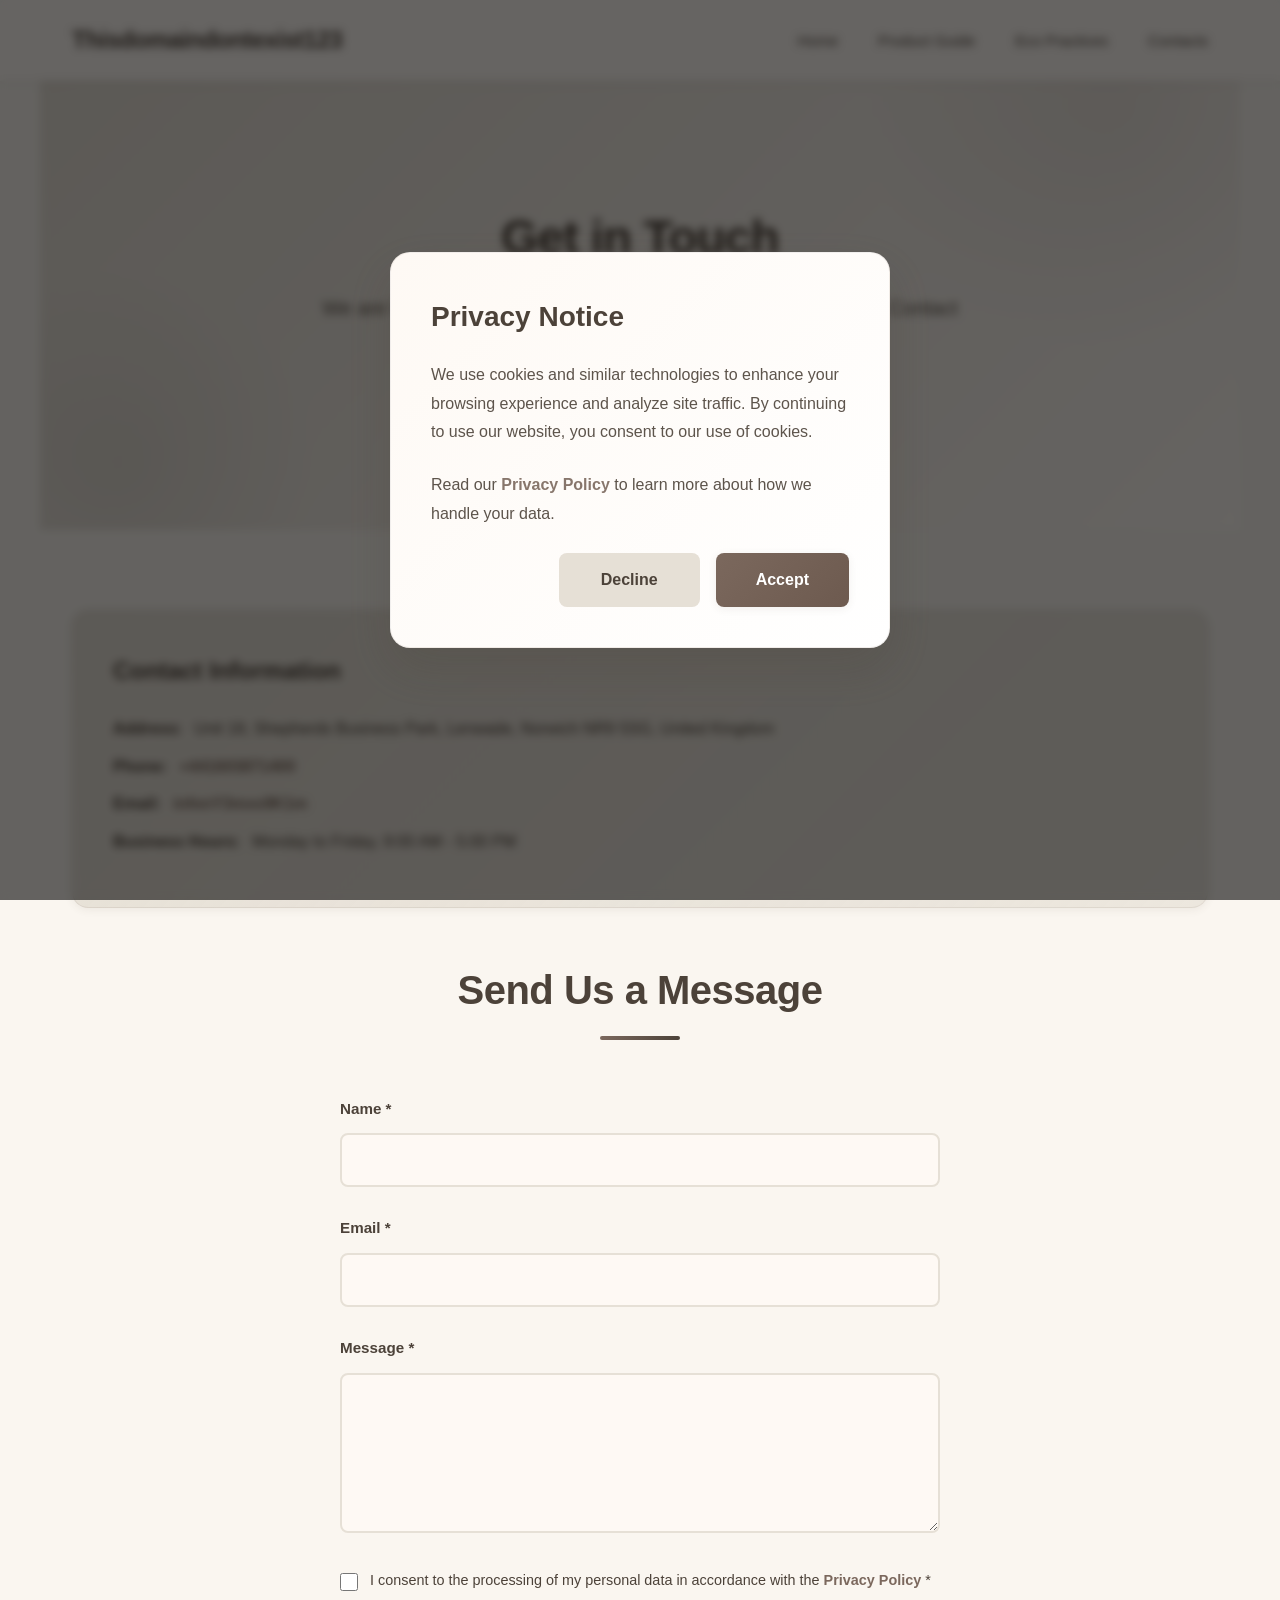
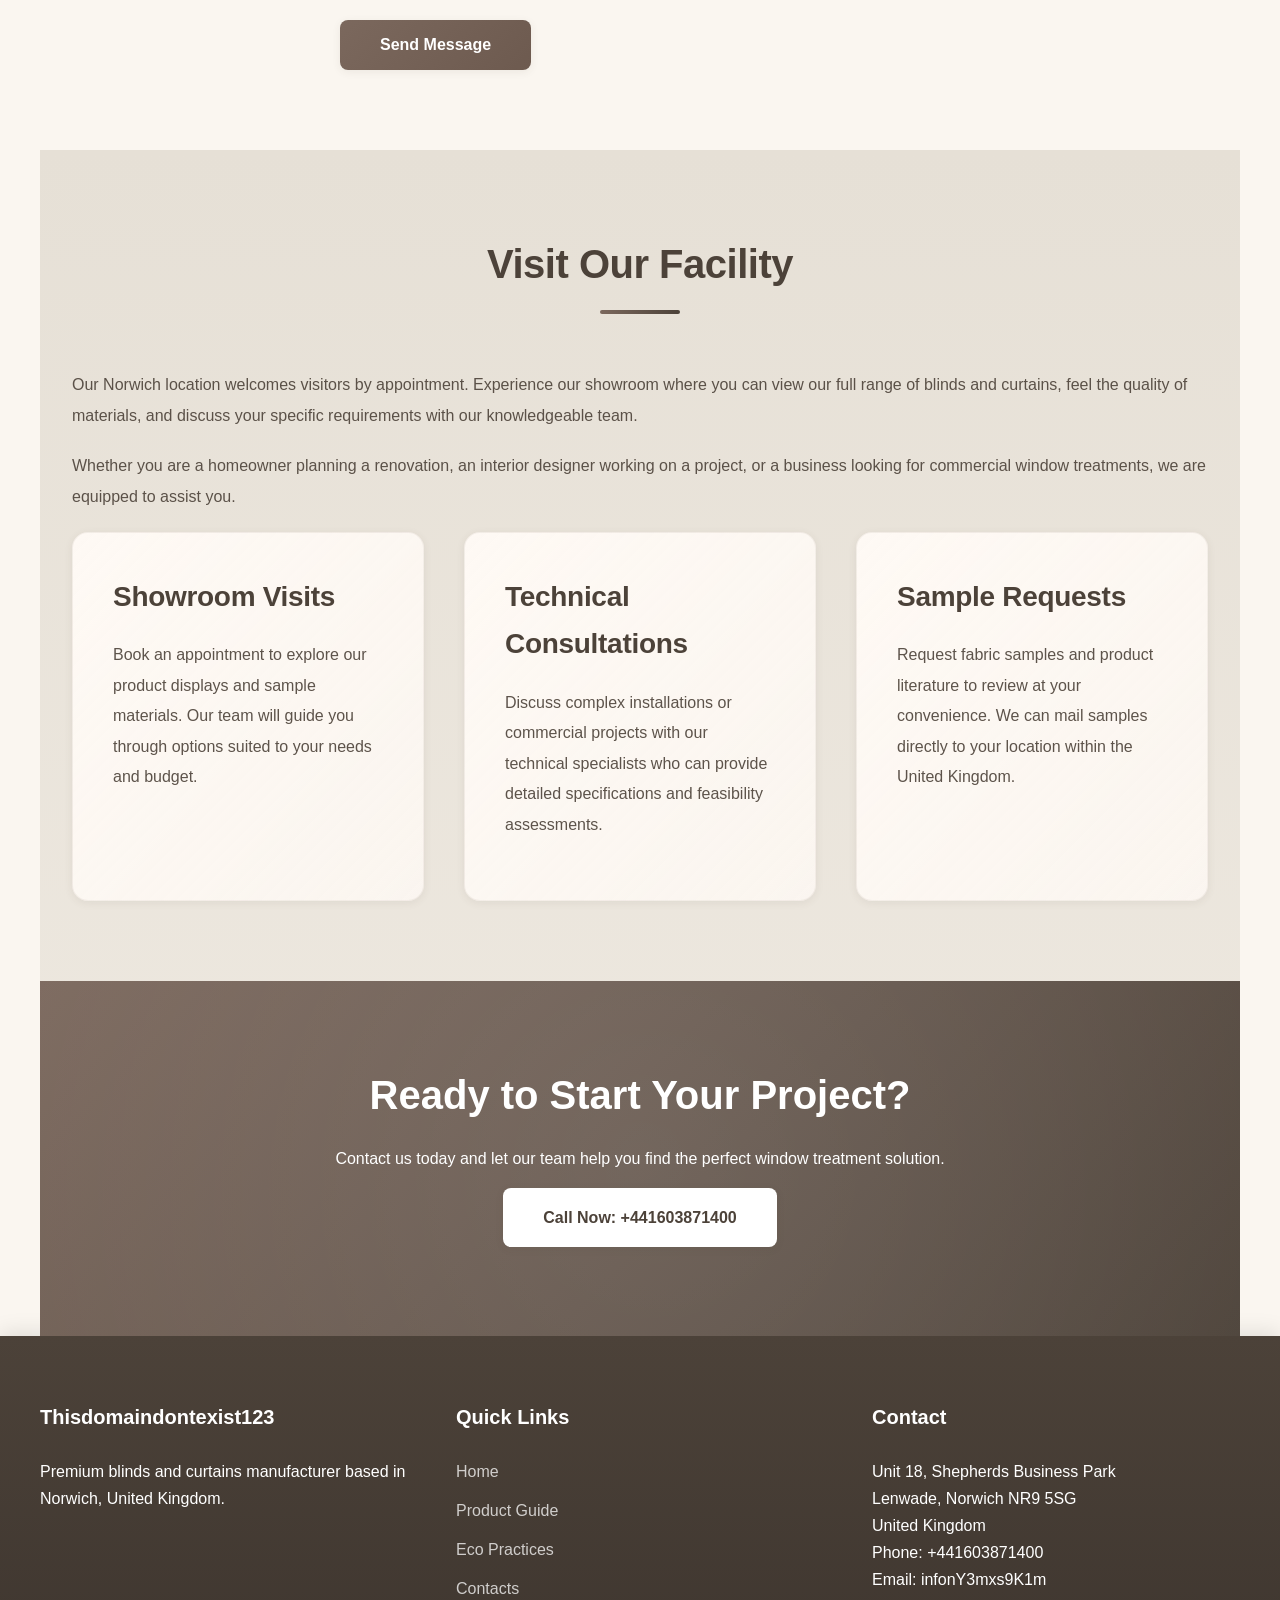
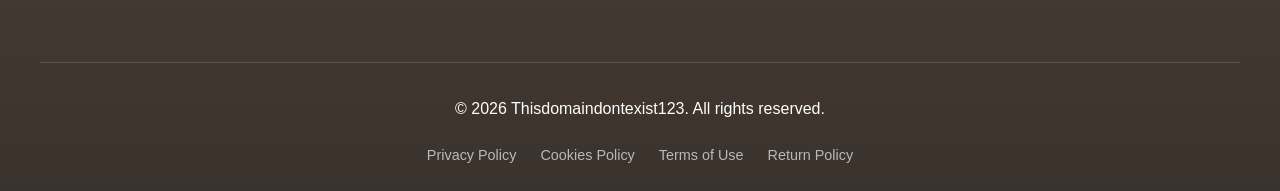
<file: contacts.html>
<!DOCTYPE html>
<html lang="en">
<head>
    <meta charset="UTF-8">
    <meta name="viewport" content="width=device-width, initial-scale=1.0">
    <meta name="description" content="Contact Thisdomaindontexist123 for blinds and curtains inquiries. Located in Norwich, UK. Phone: +441603871400">
    <title>Contact Us - Thisdomaindontexist123 Blinds & Curtains</title>
    <link rel="canonical" href="https://thisdomaindontexist123.ddd/contacts.html">
    <link rel="icon" type="image/x-icon" href="images/favicon.ico">
    <link rel="stylesheet" href="css/style.css">
</head>
<body>
    <header>
        <nav>
            <a href="index.html" class="logo">Thisdomaindontexist123</a>
            <button class="menu-toggle" aria-label="Toggle menu" aria-expanded="false">☰</button>
            <ul class="nav-menu">
                <li><a href="index.html">Home</a></li>
                <li><a href="product-guide.html">Product Guide</a></li>
                <li><a href="eco-practices.html">Eco Practices</a></li>
                <li><a href="contacts.html">Contacts</a></li>
            </ul>
        </nav>
    </header>

    <main>
        <section class="hero">
            <h1>Get in Touch</h1>
            <p>We are here to help with your blinds and curtains requirements. Contact us today for expert advice and quotations.</p>
        </section>

        <section>
            <div class="contact-info">
                <h3>Contact Information</h3>
                <p><strong>Address:</strong> Unit 18, Shepherds Business Park, Lenwade, Norwich NR9 5SG, United Kingdom</p>
                <p><strong>Phone:</strong> <a href="tel:+441603871400">+441603871400</a></p>
                <p><strong>Email:</strong> <a href="mailto:infonY3mxs9K1m">infonY3mxs9K1m</a></p>
                <p><strong>Business Hours:</strong> Monday to Friday, 9:00 AM - 5:00 PM</p>
            </div>

            <h2 class="section-title">Send Us a Message</h2>
            <form id="contactForm">
                <div class="form-group">
                    <label for="name">Name *</label>
                    <input type="text" id="name" name="name" required>
                </div>
                <div class="form-group">
                    <label for="email">Email *</label>
                    <input type="email" id="email" name="email" required>
                </div>
                <div class="form-group">
                    <label for="message">Message *</label>
                    <textarea id="message" name="message" required></textarea>
                </div>
                <div class="form-group">
                    <div class="checkbox-group">
                        <input type="checkbox" id="consent" name="consent" required>
                        <label for="consent">I consent to the processing of my personal data in accordance with the <a href="privacy-policy.html">Privacy Policy</a> *</label>
                    </div>
                </div>
                <button type="submit" class="btn">Send Message</button>
            </form>
        </section>

        <section class="features">
            <h2 class="section-title">Visit Our Facility</h2>
            <div class="content-block">
                <p>Our Norwich location welcomes visitors by appointment. Experience our showroom where you can view our full range of blinds and curtains, feel the quality of materials, and discuss your specific requirements with our knowledgeable team.</p>
                <p>Whether you are a homeowner planning a renovation, an interior designer working on a project, or a business looking for commercial window treatments, we are equipped to assist you.</p>
                <div class="grid">
                    <article class="card">
                        <h3>Showroom Visits</h3>
                        <p>Book an appointment to explore our product displays and sample materials. Our team will guide you through options suited to your needs and budget.</p>
                    </article>
                    <article class="card">
                        <h3>Technical Consultations</h3>
                        <p>Discuss complex installations or commercial projects with our technical specialists who can provide detailed specifications and feasibility assessments.</p>
                    </article>
                    <article class="card">
                        <h3>Sample Requests</h3>
                        <p>Request fabric samples and product literature to review at your convenience. We can mail samples directly to your location within the United Kingdom.</p>
                    </article>
                </div>
            </div>
        </section>

        <section class="cta">
            <h2>Ready to Start Your Project?</h2>
            <p>Contact us today and let our team help you find the perfect window treatment solution.</p>
            <a href="tel:+441603871400" class="btn">Call Now: +441603871400</a>
        </section>
    </main>

    <footer>
        <div class="footer-content">
            <div class="footer-section">
                <h3>Thisdomaindontexist123</h3>
                <p>Premium blinds and curtains manufacturer based in Norwich, United Kingdom.</p>
            </div>
            <div class="footer-section">
                <h3>Quick Links</h3>
                <ul>
                    <li><a href="index.html">Home</a></li>
                    <li><a href="product-guide.html">Product Guide</a></li>
                    <li><a href="eco-practices.html">Eco Practices</a></li>
                    <li><a href="contacts.html">Contacts</a></li>
                </ul>
            </div>
            <div class="footer-section">
                <h3>Contact</h3>
                <p>Unit 18, Shepherds Business Park</p>
                <p>Lenwade, Norwich NR9 5SG</p>
                <p>United Kingdom</p>
                <p>Phone: +441603871400</p>
                <p>Email: infonY3mxs9K1m</p>
            </div>
        </div>
        <div class="footer-bottom">
            <p>&copy; <span class="current-year">2024</span> Thisdomaindontexist123. All rights reserved.</p>
            <div class="privacy-links">
                <a href="privacy-policy.html">Privacy Policy</a>
                <a href="cookies-policy.html">Cookies Policy</a>
                <a href="terms-of-use.html">Terms of Use</a>
                <a href="return-policy.html">Return Policy</a>
            </div>
        </div>
    </footer>

    <div id="privacyModal" class="modal">
        <div class="modal-content">
            <h2>Privacy Notice</h2>
            <p>We use cookies and similar technologies to enhance your browsing experience and analyze site traffic. By continuing to use our website, you consent to our use of cookies.</p>
            <p>Read our <a href="privacy-policy.html">Privacy Policy</a> to learn more about how we handle your data.</p>
            <div class="modal-buttons">
                <button id="declinePrivacy" class="btn btn-secondary">Decline</button>
                <button id="acceptPrivacy" class="btn">Accept</button>
            </div>
        </div>
    </div>

    <script src="js/script.js"></script>
</body>
</html>
</file>
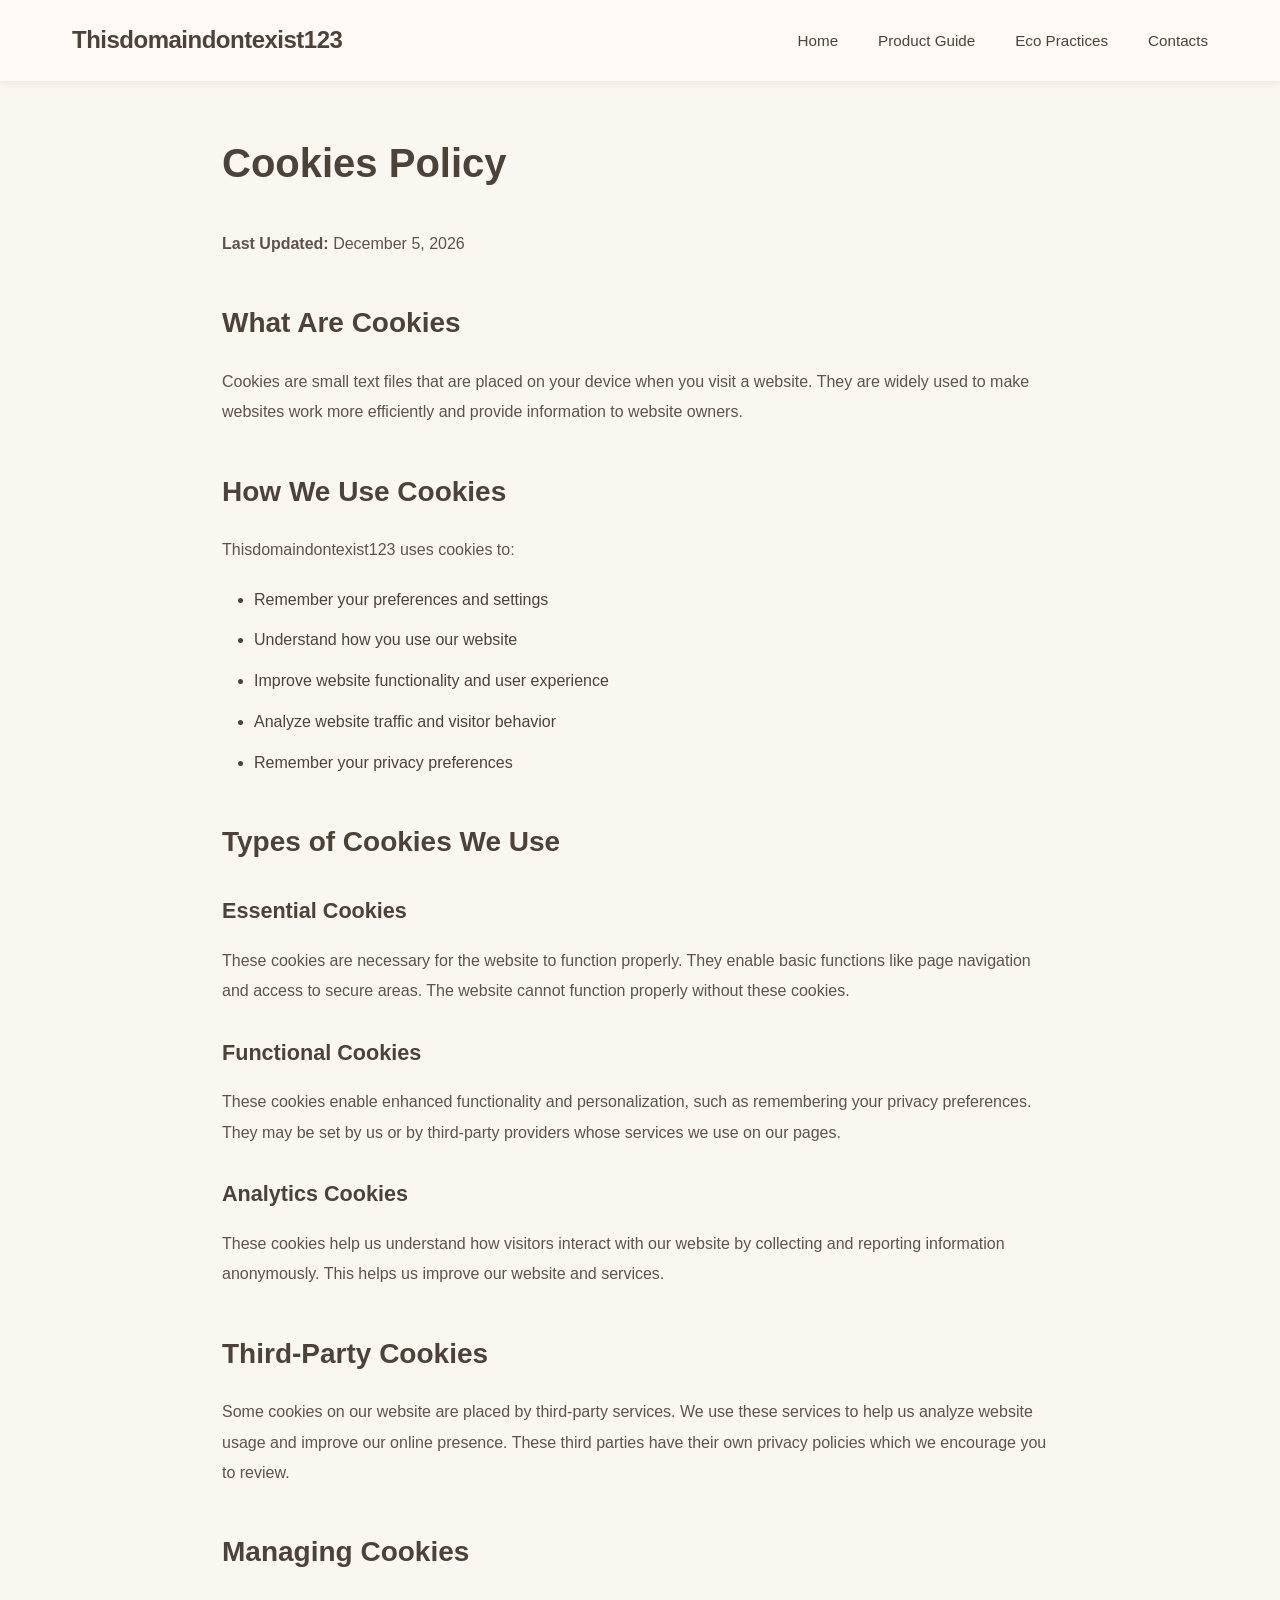
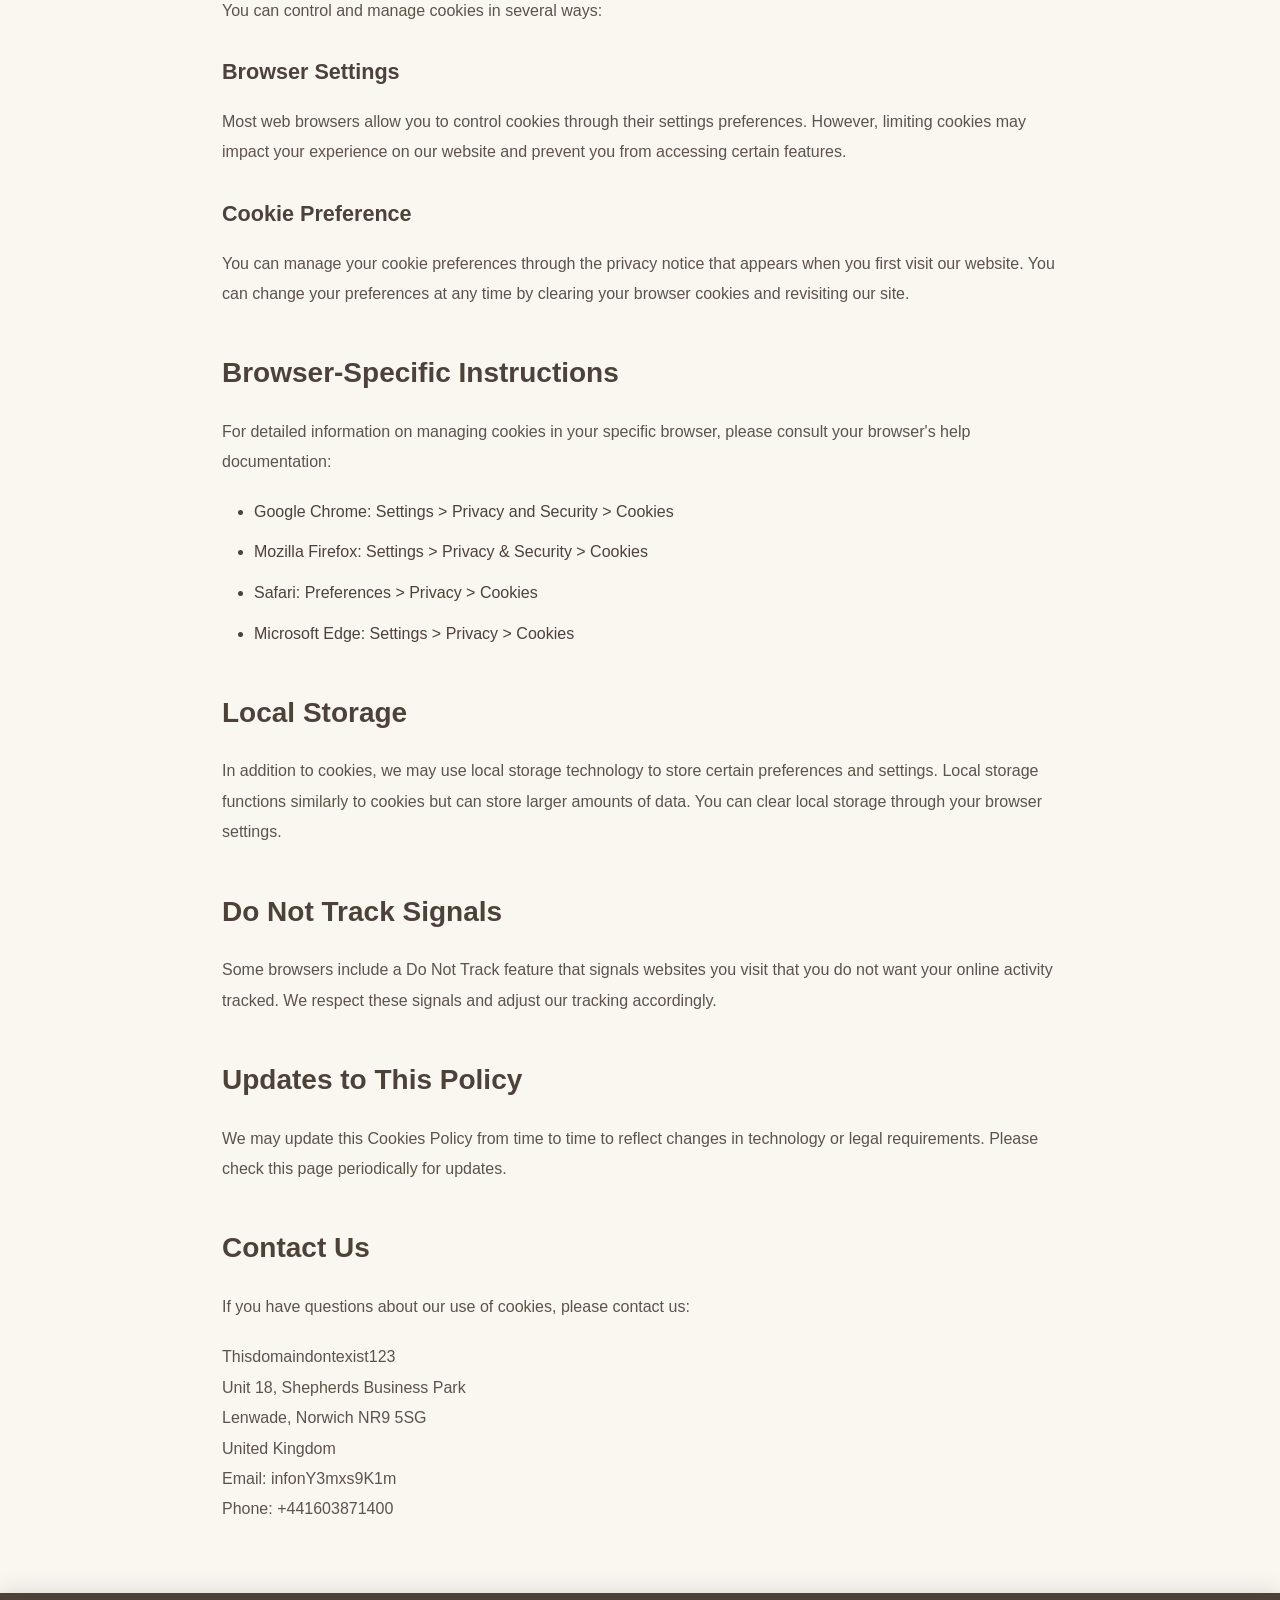
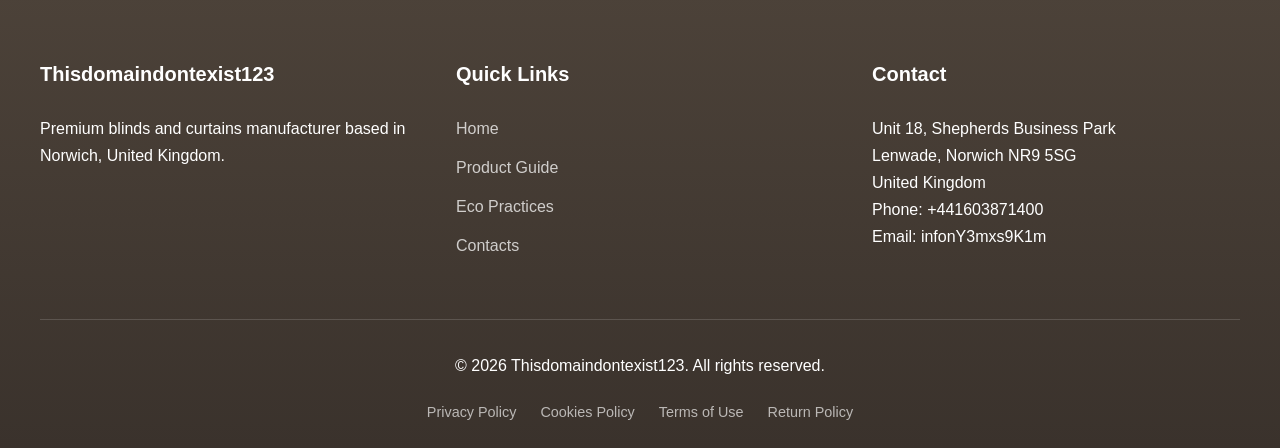
<file: cookies-policy.html>
<!DOCTYPE html>
<html lang="en">
<head>
    <meta charset="UTF-8">
    <meta name="viewport" content="width=device-width, initial-scale=1.0">
    <meta name="description" content="Cookies Policy for Thisdomaindontexist123. Learn about the cookies we use and how to manage your preferences.">
    <title>Cookies Policy - Thisdomaindontexist123</title>
    <link rel="canonical" href="https://thisdomaindontexist123.ddd/cookies-policy.html">
    <link rel="icon" type="image/x-icon" href="images/favicon.ico">
    <link rel="stylesheet" href="css/style.css">
</head>
<body>
    <header>
        <nav>
            <a href="index.html" class="logo">Thisdomaindontexist123</a>
            <button class="menu-toggle" aria-label="Toggle menu" aria-expanded="false">☰</button>
            <ul class="nav-menu">
                <li><a href="index.html">Home</a></li>
                <li><a href="product-guide.html">Product Guide</a></li>
                <li><a href="eco-practices.html">Eco Practices</a></li>
                <li><a href="contacts.html">Contacts</a></li>
            </ul>
        </nav>
    </header>

    <main>
        <article class="policy-content">
            <h1>Cookies Policy</h1>
            <p><strong>Last Updated:</strong> <span class="last-updated">November 20, 2025</span></p>

            <h2>What Are Cookies</h2>
            <p>Cookies are small text files that are placed on your device when you visit a website. They are widely used to make websites work more efficiently and provide information to website owners.</p>

            <h2>How We Use Cookies</h2>
            <p>Thisdomaindontexist123 uses cookies to:</p>
            <ul>
                <li>Remember your preferences and settings</li>
                <li>Understand how you use our website</li>
                <li>Improve website functionality and user experience</li>
                <li>Analyze website traffic and visitor behavior</li>
                <li>Remember your privacy preferences</li>
            </ul>

            <h2>Types of Cookies We Use</h2>
            
            <h3>Essential Cookies</h3>
            <p>These cookies are necessary for the website to function properly. They enable basic functions like page navigation and access to secure areas. The website cannot function properly without these cookies.</p>

            <h3>Functional Cookies</h3>
            <p>These cookies enable enhanced functionality and personalization, such as remembering your privacy preferences. They may be set by us or by third-party providers whose services we use on our pages.</p>

            <h3>Analytics Cookies</h3>
            <p>These cookies help us understand how visitors interact with our website by collecting and reporting information anonymously. This helps us improve our website and services.</p>

            <h2>Third-Party Cookies</h2>
            <p>Some cookies on our website are placed by third-party services. We use these services to help us analyze website usage and improve our online presence. These third parties have their own privacy policies which we encourage you to review.</p>

            <h2>Managing Cookies</h2>
            <p>You can control and manage cookies in several ways:</p>

            <h3>Browser Settings</h3>
            <p>Most web browsers allow you to control cookies through their settings preferences. However, limiting cookies may impact your experience on our website and prevent you from accessing certain features.</p>

            <h3>Cookie Preference</h3>
            <p>You can manage your cookie preferences through the privacy notice that appears when you first visit our website. You can change your preferences at any time by clearing your browser cookies and revisiting our site.</p>

            <h2>Browser-Specific Instructions</h2>
            <p>For detailed information on managing cookies in your specific browser, please consult your browser's help documentation:</p>
            <ul>
                <li>Google Chrome: Settings > Privacy and Security > Cookies</li>
                <li>Mozilla Firefox: Settings > Privacy & Security > Cookies</li>
                <li>Safari: Preferences > Privacy > Cookies</li>
                <li>Microsoft Edge: Settings > Privacy > Cookies</li>
            </ul>

            <h2>Local Storage</h2>
            <p>In addition to cookies, we may use local storage technology to store certain preferences and settings. Local storage functions similarly to cookies but can store larger amounts of data. You can clear local storage through your browser settings.</p>

            <h2>Do Not Track Signals</h2>
            <p>Some browsers include a Do Not Track feature that signals websites you visit that you do not want your online activity tracked. We respect these signals and adjust our tracking accordingly.</p>

            <h2>Updates to This Policy</h2>
            <p>We may update this Cookies Policy from time to time to reflect changes in technology or legal requirements. Please check this page periodically for updates.</p>

            <h2>Contact Us</h2>
            <p>If you have questions about our use of cookies, please contact us:</p>
            <p>Thisdomaindontexist123<br>
            Unit 18, Shepherds Business Park<br>
            Lenwade, Norwich NR9 5SG<br>
            United Kingdom<br>
            Email: infonY3mxs9K1m<br>
            Phone: +441603871400</p>
        </article>
    </main>

    <footer>
        <div class="footer-content">
            <div class="footer-section">
                <h3>Thisdomaindontexist123</h3>
                <p>Premium blinds and curtains manufacturer based in Norwich, United Kingdom.</p>
            </div>
            <div class="footer-section">
                <h3>Quick Links</h3>
                <ul>
                    <li><a href="index.html">Home</a></li>
                    <li><a href="product-guide.html">Product Guide</a></li>
                    <li><a href="eco-practices.html">Eco Practices</a></li>
                    <li><a href="contacts.html">Contacts</a></li>
                </ul>
            </div>
            <div class="footer-section">
                <h3>Contact</h3>
                <p>Unit 18, Shepherds Business Park</p>
                <p>Lenwade, Norwich NR9 5SG</p>
                <p>United Kingdom</p>
                <p>Phone: +441603871400</p>
                <p>Email: infonY3mxs9K1m</p>
            </div>
        </div>
        <div class="footer-bottom">
            <p>&copy; <span class="current-year">2024</span> Thisdomaindontexist123. All rights reserved.</p>
            <div class="privacy-links">
                <a href="privacy-policy.html">Privacy Policy</a>
                <a href="cookies-policy.html">Cookies Policy</a>
                <a href="terms-of-use.html">Terms of Use</a>
                <a href="return-policy.html">Return Policy</a>
            </div>
        </div>
    </footer>

    <script src="js/script.js"></script>
</body>
</html>
</file>
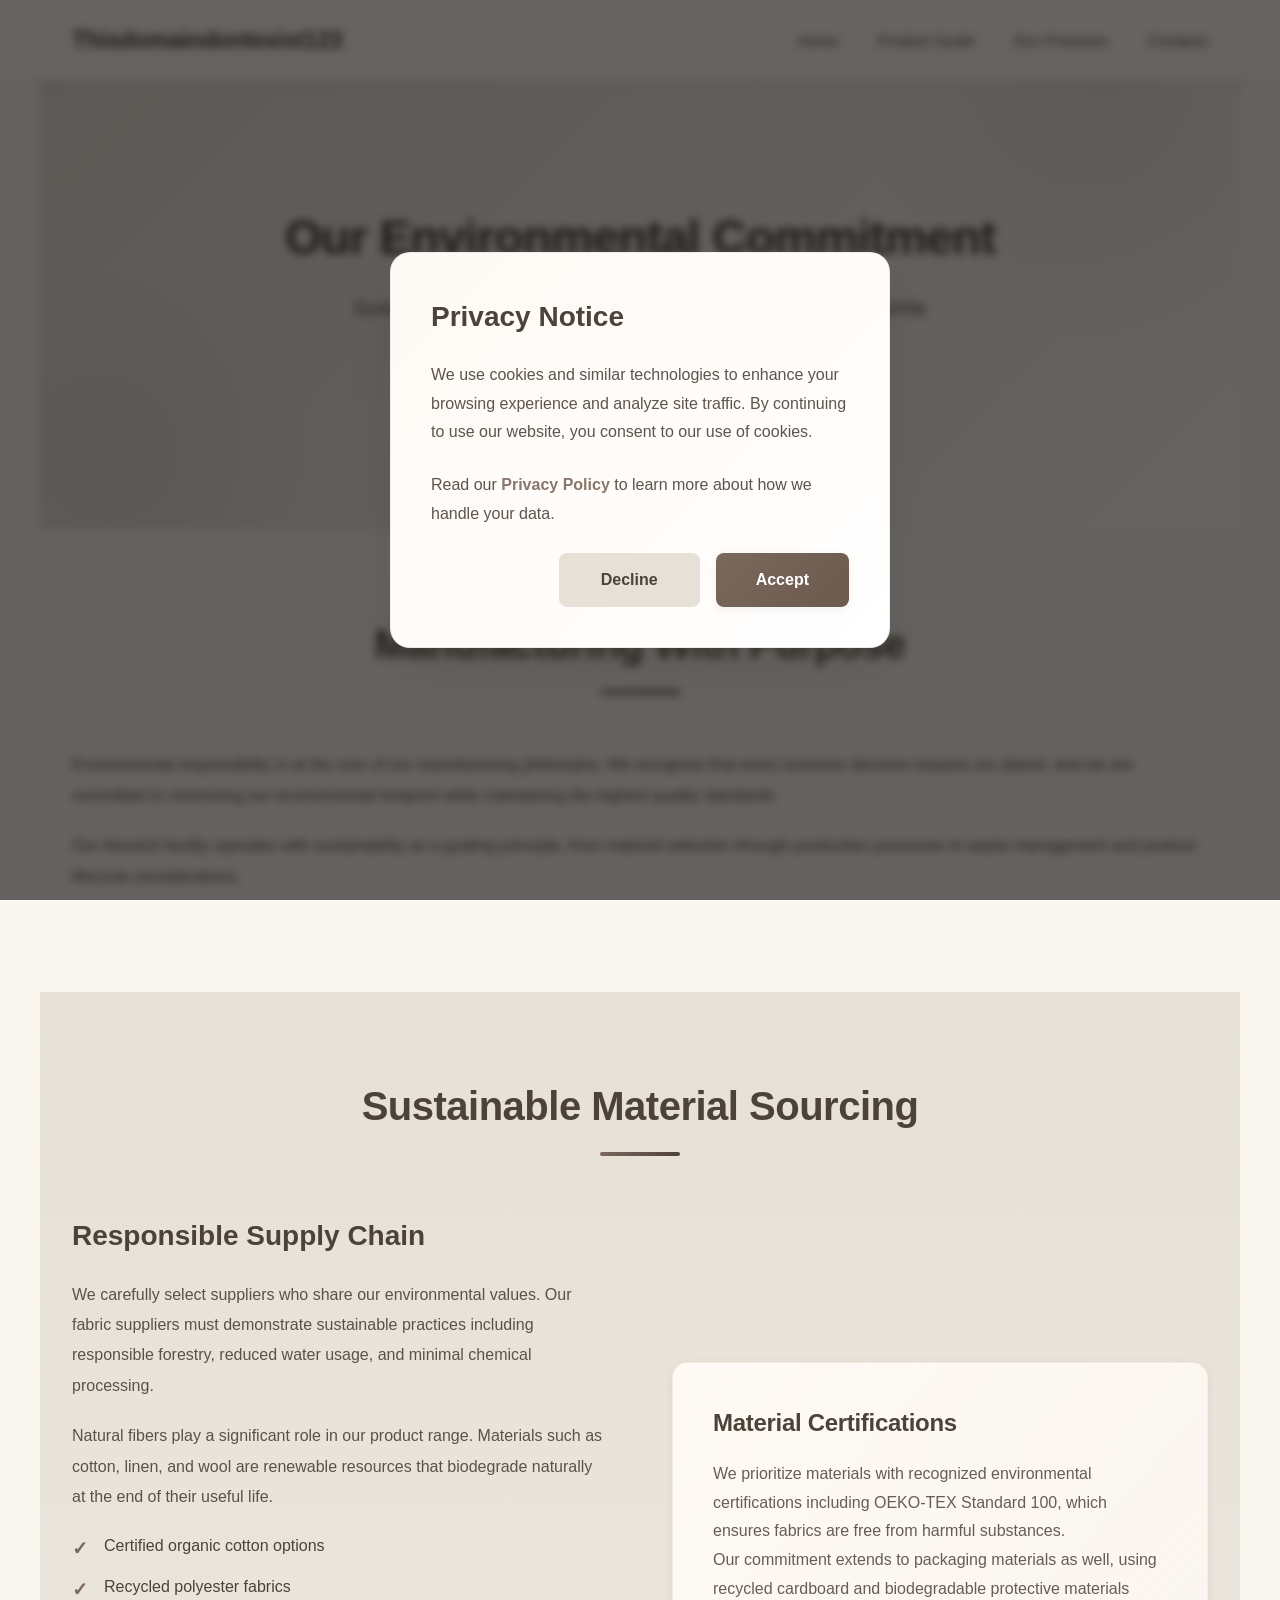
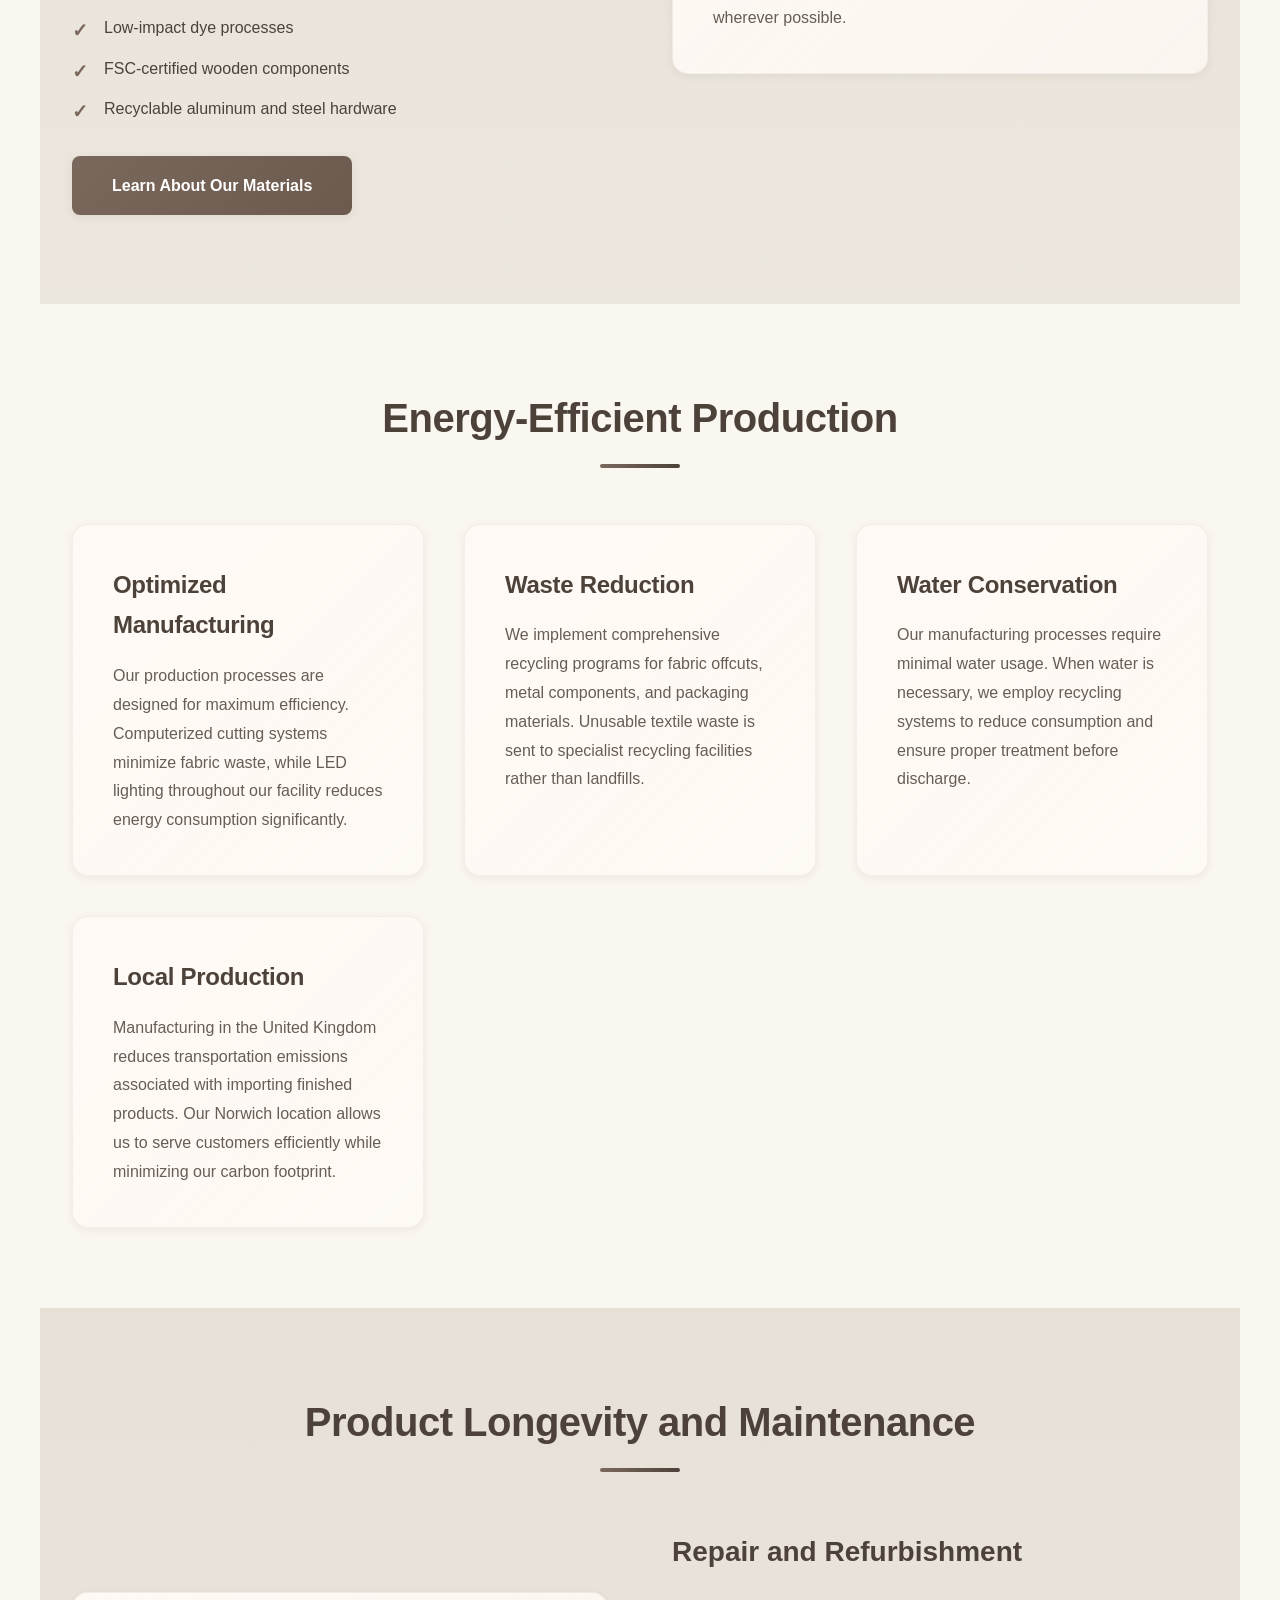
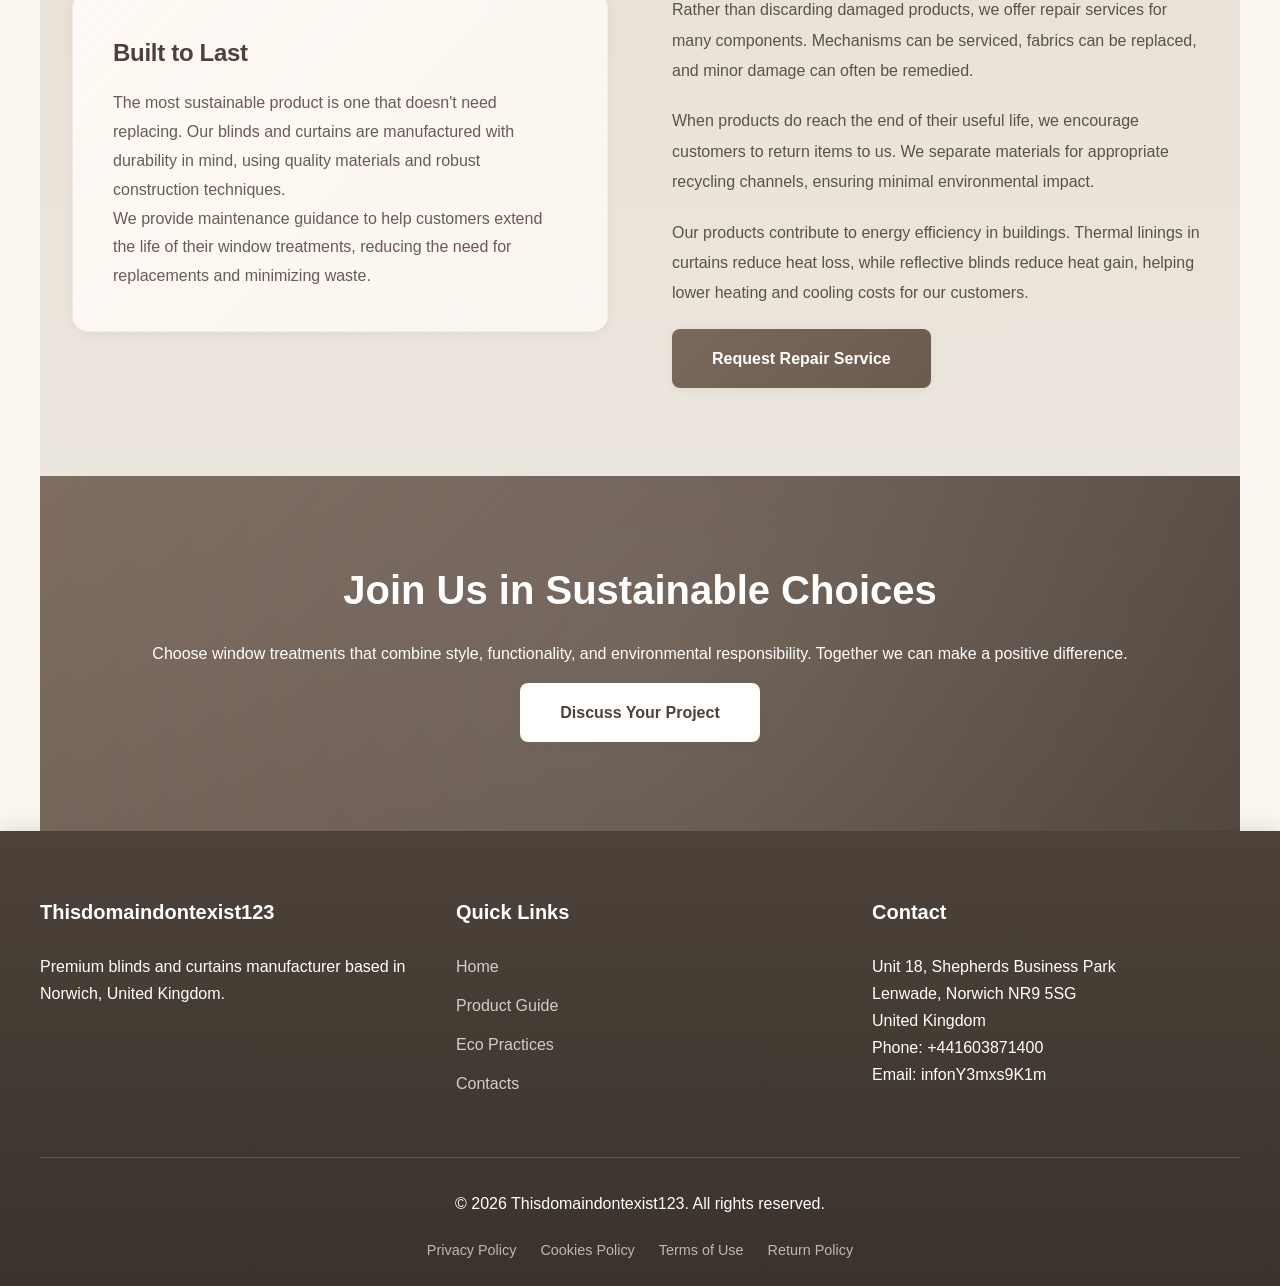
<file: eco-practices.html>
<!DOCTYPE html>
<html lang="en">
<head>
    <meta charset="UTF-8">
    <meta name="viewport" content="width=device-width, initial-scale=1.0">
    <meta name="description" content="Learn about our sustainable manufacturing practices and commitment to environmental responsibility in producing blinds and curtains.">
    <title>Eco Practices - Thisdomaindontexist123 Sustainable Manufacturing</title>
    <link rel="canonical" href="https://thisdomaindontexist123.ddd/eco-practices.html">
    <link rel="icon" type="image/x-icon" href="images/favicon.ico">
    <link rel="stylesheet" href="css/style.css">
</head>
<body>
    <header>
        <nav>
            <a href="index.html" class="logo">Thisdomaindontexist123</a>
            <button class="menu-toggle" aria-label="Toggle menu" aria-expanded="false">☰</button>
            <ul class="nav-menu">
                <li><a href="index.html">Home</a></li>
                <li><a href="product-guide.html">Product Guide</a></li>
                <li><a href="eco-practices.html">Eco Practices</a></li>
                <li><a href="contacts.html">Contacts</a></li>
            </ul>
        </nav>
    </header>

    <main>
        <section class="hero">
            <h1>Our Environmental Commitment</h1>
            <p>Sustainable manufacturing practices that protect our planet while delivering exceptional quality blinds and curtains.</p>
        </section>

        <section>
            <h2 class="section-title">Manufacturing With Purpose</h2>
            <div class="content-block">
                <p>Environmental responsibility is at the core of our manufacturing philosophy. We recognize that every business decision impacts our planet, and we are committed to minimizing our environmental footprint while maintaining the highest quality standards.</p>
                <p>Our Norwich facility operates with sustainability as a guiding principle, from material selection through production processes to waste management and product lifecycle considerations.</p>
            </div>
        </section>

        <section class="features">
            <h2 class="section-title">Sustainable Material Sourcing</h2>
            <div class="two-col">
                <div class="content-block">
                    <h3>Responsible Supply Chain</h3>
                    <p>We carefully select suppliers who share our environmental values. Our fabric suppliers must demonstrate sustainable practices including responsible forestry, reduced water usage, and minimal chemical processing.</p>
                    <p>Natural fibers play a significant role in our product range. Materials such as cotton, linen, and wool are renewable resources that biodegrade naturally at the end of their useful life.</p>
                    <ul>
                        <li>Certified organic cotton options</li>
                        <li>Recycled polyester fabrics</li>
                        <li>Low-impact dye processes</li>
                        <li>FSC-certified wooden components</li>
                        <li>Recyclable aluminum and steel hardware</li>
                    </ul>
                    <a href="contacts.html" class="btn">Learn About Our Materials</a>
                </div>
                <div>
                    <article class="card">
                        <h3>Material Certifications</h3>
                        <p>We prioritize materials with recognized environmental certifications including OEKO-TEX Standard 100, which ensures fabrics are free from harmful substances.</p>
                        <p>Our commitment extends to packaging materials as well, using recycled cardboard and biodegradable protective materials wherever possible.</p>
                    </article>
                </div>
            </div>
        </section>

        <section>
            <h2 class="section-title">Energy-Efficient Production</h2>
            <div class="grid">
                <article class="card">
                    <h3>Optimized Manufacturing</h3>
                    <p>Our production processes are designed for maximum efficiency. Computerized cutting systems minimize fabric waste, while LED lighting throughout our facility reduces energy consumption significantly.</p>
                </article>
                <article class="card">
                    <h3>Waste Reduction</h3>
                    <p>We implement comprehensive recycling programs for fabric offcuts, metal components, and packaging materials. Unusable textile waste is sent to specialist recycling facilities rather than landfills.</p>
                </article>
                <article class="card">
                    <h3>Water Conservation</h3>
                    <p>Our manufacturing processes require minimal water usage. When water is necessary, we employ recycling systems to reduce consumption and ensure proper treatment before discharge.</p>
                </article>
                <article class="card">
                    <h3>Local Production</h3>
                    <p>Manufacturing in the United Kingdom reduces transportation emissions associated with importing finished products. Our Norwich location allows us to serve customers efficiently while minimizing our carbon footprint.</p>
                </article>
            </div>
        </section>

        <section class="features">
            <h2 class="section-title">Product Longevity and Maintenance</h2>
            <div class="two-col">
                <div>
                    <article class="card">
                        <h3>Built to Last</h3>
                        <p>The most sustainable product is one that doesn't need replacing. Our blinds and curtains are manufactured with durability in mind, using quality materials and robust construction techniques.</p>
                        <p>We provide maintenance guidance to help customers extend the life of their window treatments, reducing the need for replacements and minimizing waste.</p>
                    </article>
                </div>
                <div class="content-block">
                    <h3>Repair and Refurbishment</h3>
                    <p>Rather than discarding damaged products, we offer repair services for many components. Mechanisms can be serviced, fabrics can be replaced, and minor damage can often be remedied.</p>
                    <p>When products do reach the end of their useful life, we encourage customers to return items to us. We separate materials for appropriate recycling channels, ensuring minimal environmental impact.</p>
                    <p>Our products contribute to energy efficiency in buildings. Thermal linings in curtains reduce heat loss, while reflective blinds reduce heat gain, helping lower heating and cooling costs for our customers.</p>
                    <a href="contacts.html" class="btn">Request Repair Service</a>
                </div>
            </div>
        </section>

        <section class="cta">
            <h2>Join Us in Sustainable Choices</h2>
            <p>Choose window treatments that combine style, functionality, and environmental responsibility. Together we can make a positive difference.</p>
            <a href="contacts.html" class="btn">Discuss Your Project</a>
        </section>
    </main>

    <footer>
        <div class="footer-content">
            <div class="footer-section">
                <h3>Thisdomaindontexist123</h3>
                <p>Premium blinds and curtains manufacturer based in Norwich, United Kingdom.</p>
            </div>
            <div class="footer-section">
                <h3>Quick Links</h3>
                <ul>
                    <li><a href="index.html">Home</a></li>
                    <li><a href="product-guide.html">Product Guide</a></li>
                    <li><a href="eco-practices.html">Eco Practices</a></li>
                    <li><a href="contacts.html">Contacts</a></li>
                </ul>
            </div>
            <div class="footer-section">
                <h3>Contact</h3>
                <p>Unit 18, Shepherds Business Park</p>
                <p>Lenwade, Norwich NR9 5SG</p>
                <p>United Kingdom</p>
                <p>Phone: +441603871400</p>
                <p>Email: infonY3mxs9K1m</p>
            </div>
        </div>
        <div class="footer-bottom">
            <p>&copy; <span class="current-year">2024</span> Thisdomaindontexist123. All rights reserved.</p>
            <div class="privacy-links">
                <a href="privacy-policy.html">Privacy Policy</a>
                <a href="cookies-policy.html">Cookies Policy</a>
                <a href="terms-of-use.html">Terms of Use</a>
                <a href="return-policy.html">Return Policy</a>
            </div>
        </div>
    </footer>

    <div id="privacyModal" class="modal">
        <div class="modal-content">
            <h2>Privacy Notice</h2>
            <p>We use cookies and similar technologies to enhance your browsing experience and analyze site traffic. By continuing to use our website, you consent to our use of cookies.</p>
            <p>Read our <a href="privacy-policy.html">Privacy Policy</a> to learn more about how we handle your data.</p>
            <div class="modal-buttons">
                <button id="declinePrivacy" class="btn btn-secondary">Decline</button>
                <button id="acceptPrivacy" class="btn">Accept</button>
            </div>
        </div>
    </div>

    <script src="js/script.js"></script>
</body>
</html>
</file>
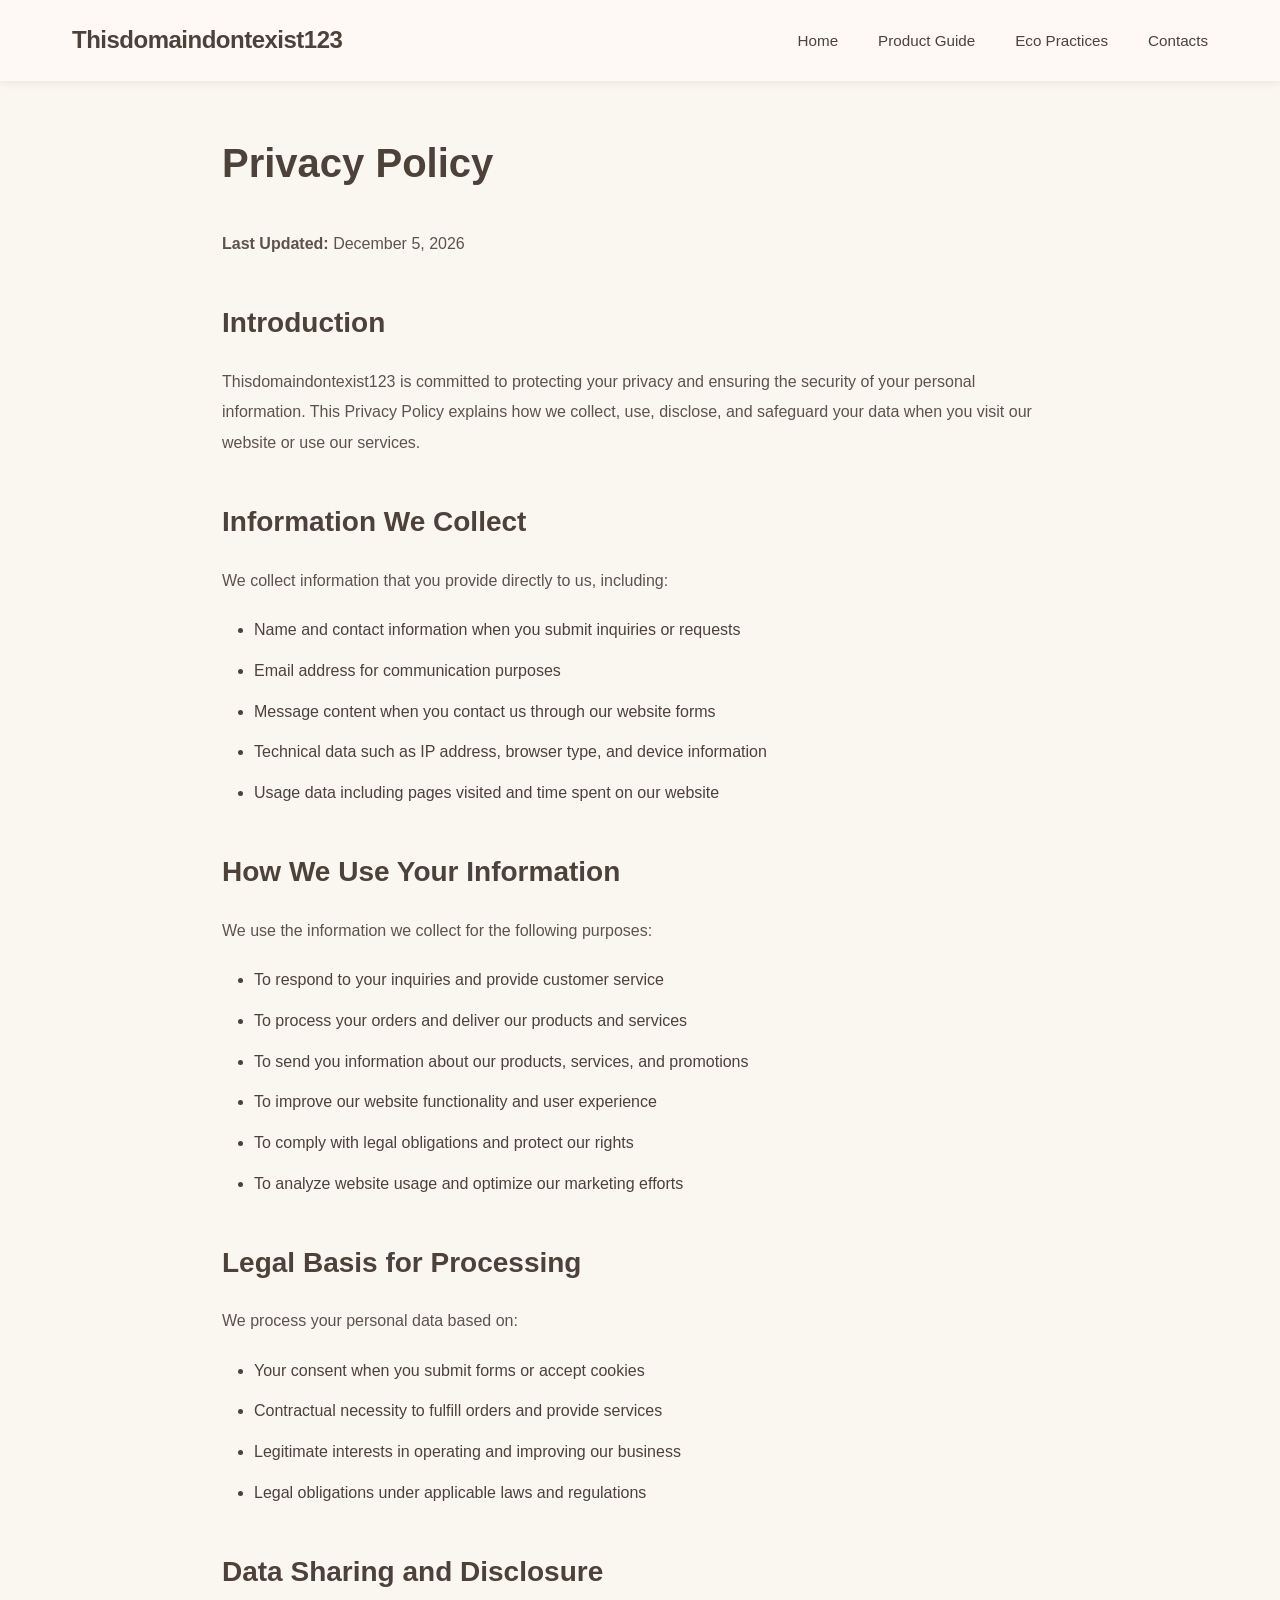
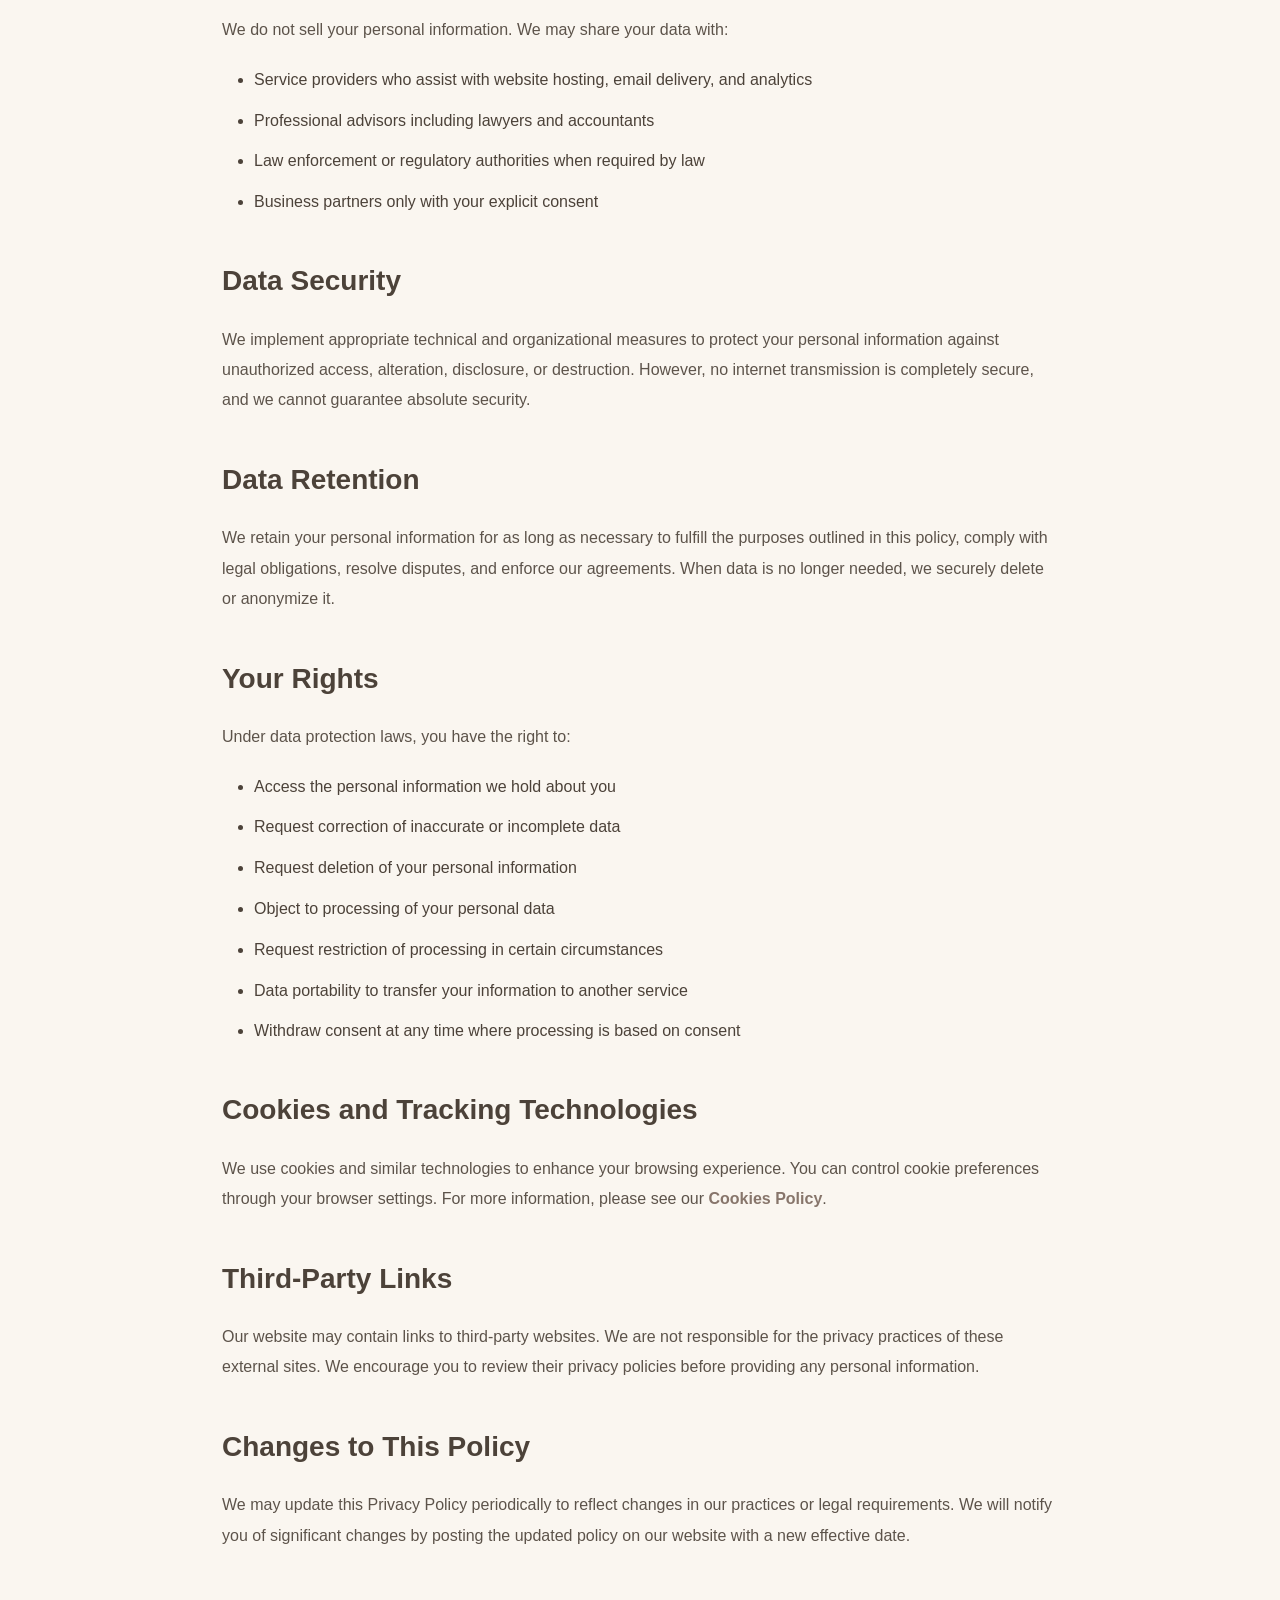
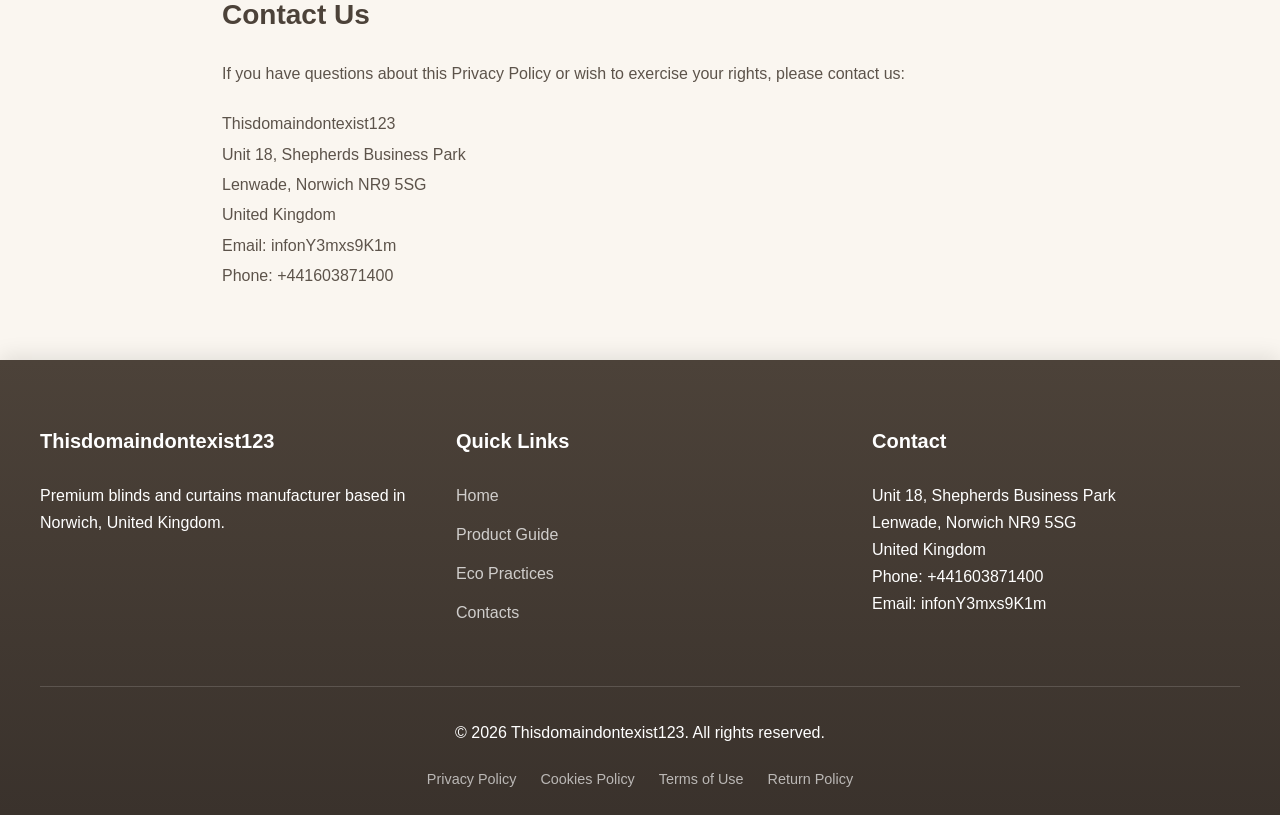
<file: privacy-policy.html>
<!DOCTYPE html>
<html lang="en">
<head>
    <meta charset="UTF-8">
    <meta name="viewport" content="width=device-width, initial-scale=1.0">
    <meta name="description" content="Privacy Policy for Thisdomaindontexist123. Learn how we collect, use, and protect your personal data.">
    <title>Privacy Policy - Thisdomaindontexist123</title>
    <link rel="canonical" href="https://thisdomaindontexist123.ddd/privacy-policy.html">
    <link rel="icon" type="image/x-icon" href="images/favicon.ico">
    <link rel="stylesheet" href="css/style.css">
</head>
<body>
    <header>
        <nav>
            <a href="index.html" class="logo">Thisdomaindontexist123</a>
            <button class="menu-toggle" aria-label="Toggle menu" aria-expanded="false">☰</button>
            <ul class="nav-menu">
                <li><a href="index.html">Home</a></li>
                <li><a href="product-guide.html">Product Guide</a></li>
                <li><a href="eco-practices.html">Eco Practices</a></li>
                <li><a href="contacts.html">Contacts</a></li>
            </ul>
        </nav>
    </header>

    <main>
        <article class="policy-content">
            <h1>Privacy Policy</h1>
            <p><strong>Last Updated:</strong> <span class="last-updated">November 20, 2025</span></p>

            <h2>Introduction</h2>
            <p>Thisdomaindontexist123 is committed to protecting your privacy and ensuring the security of your personal information. This Privacy Policy explains how we collect, use, disclose, and safeguard your data when you visit our website or use our services.</p>

            <h2>Information We Collect</h2>
            <p>We collect information that you provide directly to us, including:</p>
            <ul>
                <li>Name and contact information when you submit inquiries or requests</li>
                <li>Email address for communication purposes</li>
                <li>Message content when you contact us through our website forms</li>
                <li>Technical data such as IP address, browser type, and device information</li>
                <li>Usage data including pages visited and time spent on our website</li>
            </ul>

            <h2>How We Use Your Information</h2>
            <p>We use the information we collect for the following purposes:</p>
            <ul>
                <li>To respond to your inquiries and provide customer service</li>
                <li>To process your orders and deliver our products and services</li>
                <li>To send you information about our products, services, and promotions</li>
                <li>To improve our website functionality and user experience</li>
                <li>To comply with legal obligations and protect our rights</li>
                <li>To analyze website usage and optimize our marketing efforts</li>
            </ul>

            <h2>Legal Basis for Processing</h2>
            <p>We process your personal data based on:</p>
            <ul>
                <li>Your consent when you submit forms or accept cookies</li>
                <li>Contractual necessity to fulfill orders and provide services</li>
                <li>Legitimate interests in operating and improving our business</li>
                <li>Legal obligations under applicable laws and regulations</li>
            </ul>

            <h2>Data Sharing and Disclosure</h2>
            <p>We do not sell your personal information. We may share your data with:</p>
            <ul>
                <li>Service providers who assist with website hosting, email delivery, and analytics</li>
                <li>Professional advisors including lawyers and accountants</li>
                <li>Law enforcement or regulatory authorities when required by law</li>
                <li>Business partners only with your explicit consent</li>
            </ul>

            <h2>Data Security</h2>
            <p>We implement appropriate technical and organizational measures to protect your personal information against unauthorized access, alteration, disclosure, or destruction. However, no internet transmission is completely secure, and we cannot guarantee absolute security.</p>

            <h2>Data Retention</h2>
            <p>We retain your personal information for as long as necessary to fulfill the purposes outlined in this policy, comply with legal obligations, resolve disputes, and enforce our agreements. When data is no longer needed, we securely delete or anonymize it.</p>

            <h2>Your Rights</h2>
            <p>Under data protection laws, you have the right to:</p>
            <ul>
                <li>Access the personal information we hold about you</li>
                <li>Request correction of inaccurate or incomplete data</li>
                <li>Request deletion of your personal information</li>
                <li>Object to processing of your personal data</li>
                <li>Request restriction of processing in certain circumstances</li>
                <li>Data portability to transfer your information to another service</li>
                <li>Withdraw consent at any time where processing is based on consent</li>
            </ul>

            <h2>Cookies and Tracking Technologies</h2>
            <p>We use cookies and similar technologies to enhance your browsing experience. You can control cookie preferences through your browser settings. For more information, please see our <a href="cookies-policy.html">Cookies Policy</a>.</p>

            <h2>Third-Party Links</h2>
            <p>Our website may contain links to third-party websites. We are not responsible for the privacy practices of these external sites. We encourage you to review their privacy policies before providing any personal information.</p>

            <h2>Changes to This Policy</h2>
            <p>We may update this Privacy Policy periodically to reflect changes in our practices or legal requirements. We will notify you of significant changes by posting the updated policy on our website with a new effective date.</p>

            <h2>Contact Us</h2>
            <p>If you have questions about this Privacy Policy or wish to exercise your rights, please contact us:</p>
            <p>Thisdomaindontexist123<br>
            Unit 18, Shepherds Business Park<br>
            Lenwade, Norwich NR9 5SG<br>
            United Kingdom<br>
            Email: infonY3mxs9K1m<br>
            Phone: +441603871400</p>
        </article>
    </main>

    <footer>
        <div class="footer-content">
            <div class="footer-section">
                <h3>Thisdomaindontexist123</h3>
                <p>Premium blinds and curtains manufacturer based in Norwich, United Kingdom.</p>
            </div>
            <div class="footer-section">
                <h3>Quick Links</h3>
                <ul>
                    <li><a href="index.html">Home</a></li>
                    <li><a href="product-guide.html">Product Guide</a></li>
                    <li><a href="eco-practices.html">Eco Practices</a></li>
                    <li><a href="contacts.html">Contacts</a></li>
                </ul>
            </div>
            <div class="footer-section">
                <h3>Contact</h3>
                <p>Unit 18, Shepherds Business Park</p>
                <p>Lenwade, Norwich NR9 5SG</p>
                <p>United Kingdom</p>
                <p>Phone: +441603871400</p>
                <p>Email: infonY3mxs9K1m</p>
            </div>
        </div>
        <div class="footer-bottom">
            <p>&copy; <span class="current-year">2024</span> Thisdomaindontexist123. All rights reserved.</p>
            <div class="privacy-links">
                <a href="privacy-policy.html">Privacy Policy</a>
                <a href="cookies-policy.html">Cookies Policy</a>
                <a href="terms-of-use.html">Terms of Use</a>
                <a href="return-policy.html">Return Policy</a>
            </div>
        </div>
    </footer>

    <script src="js/script.js"></script>
</body>
</html>
</file>
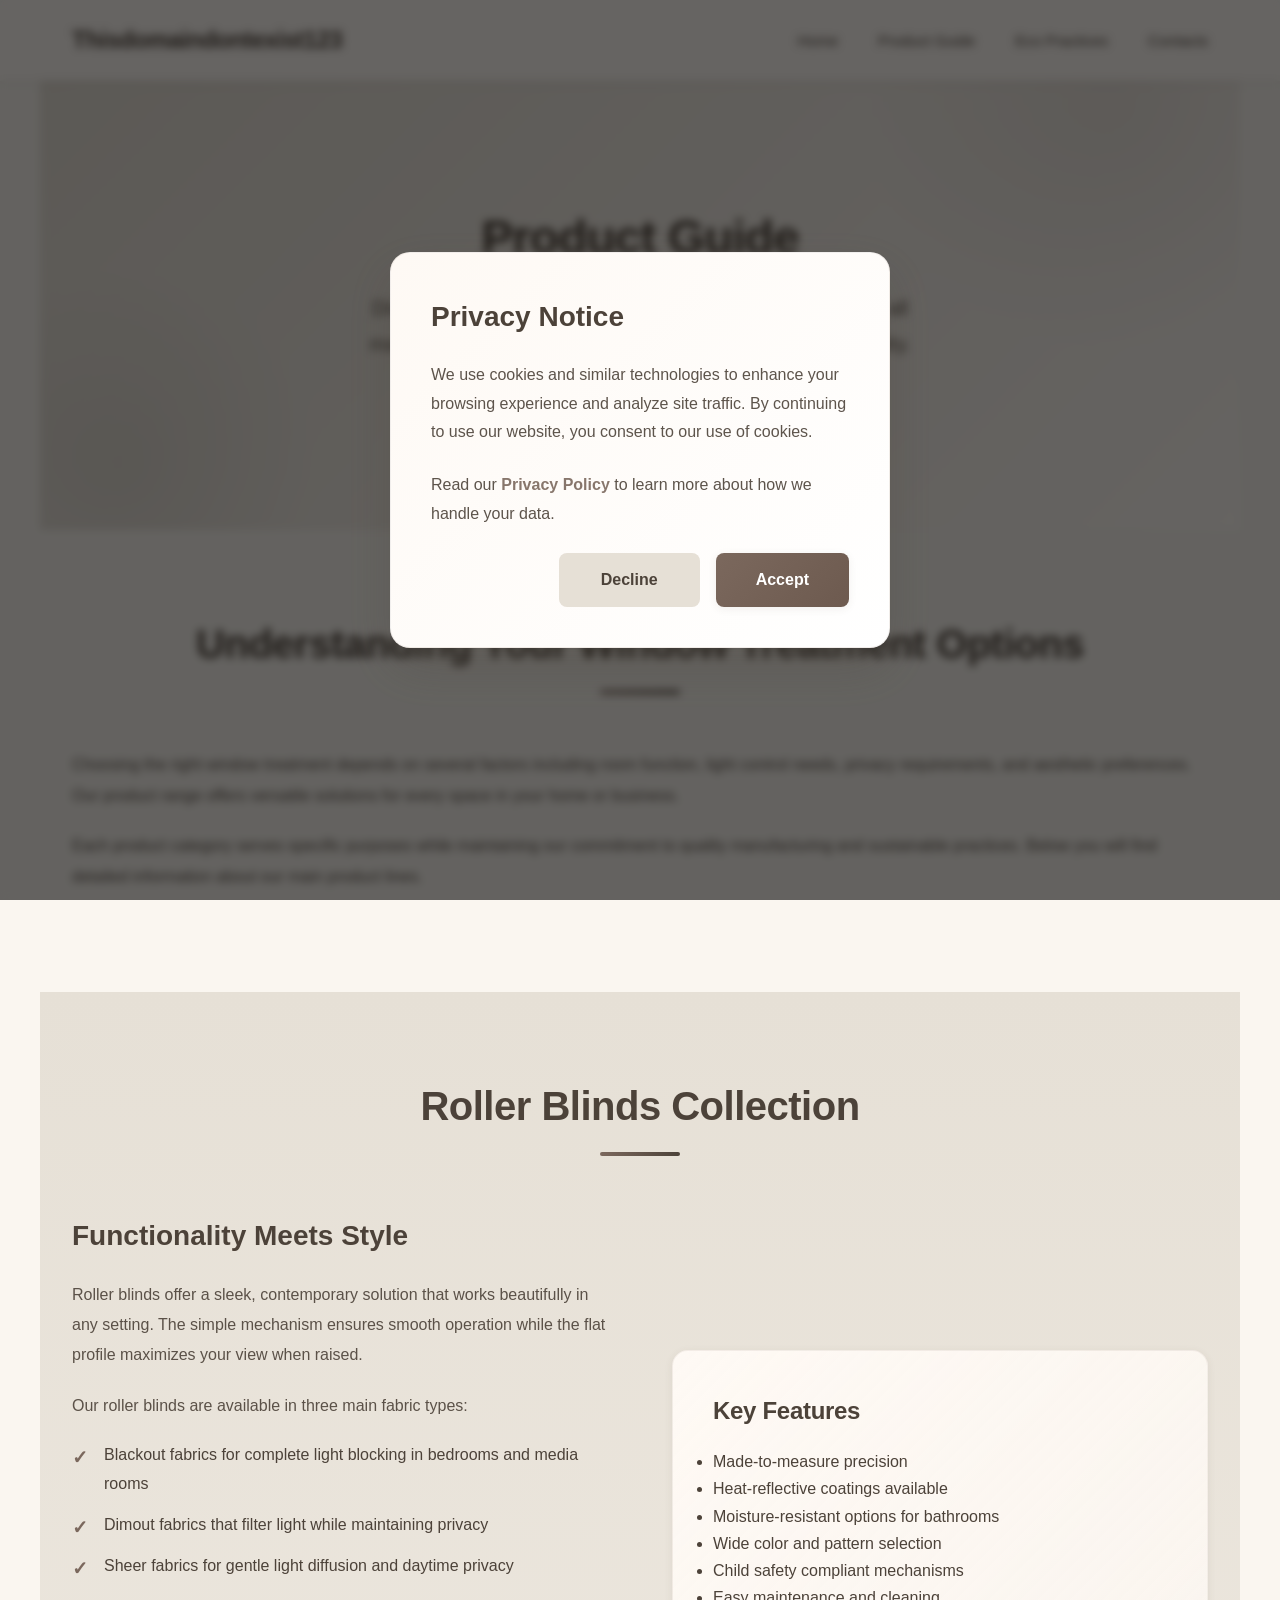
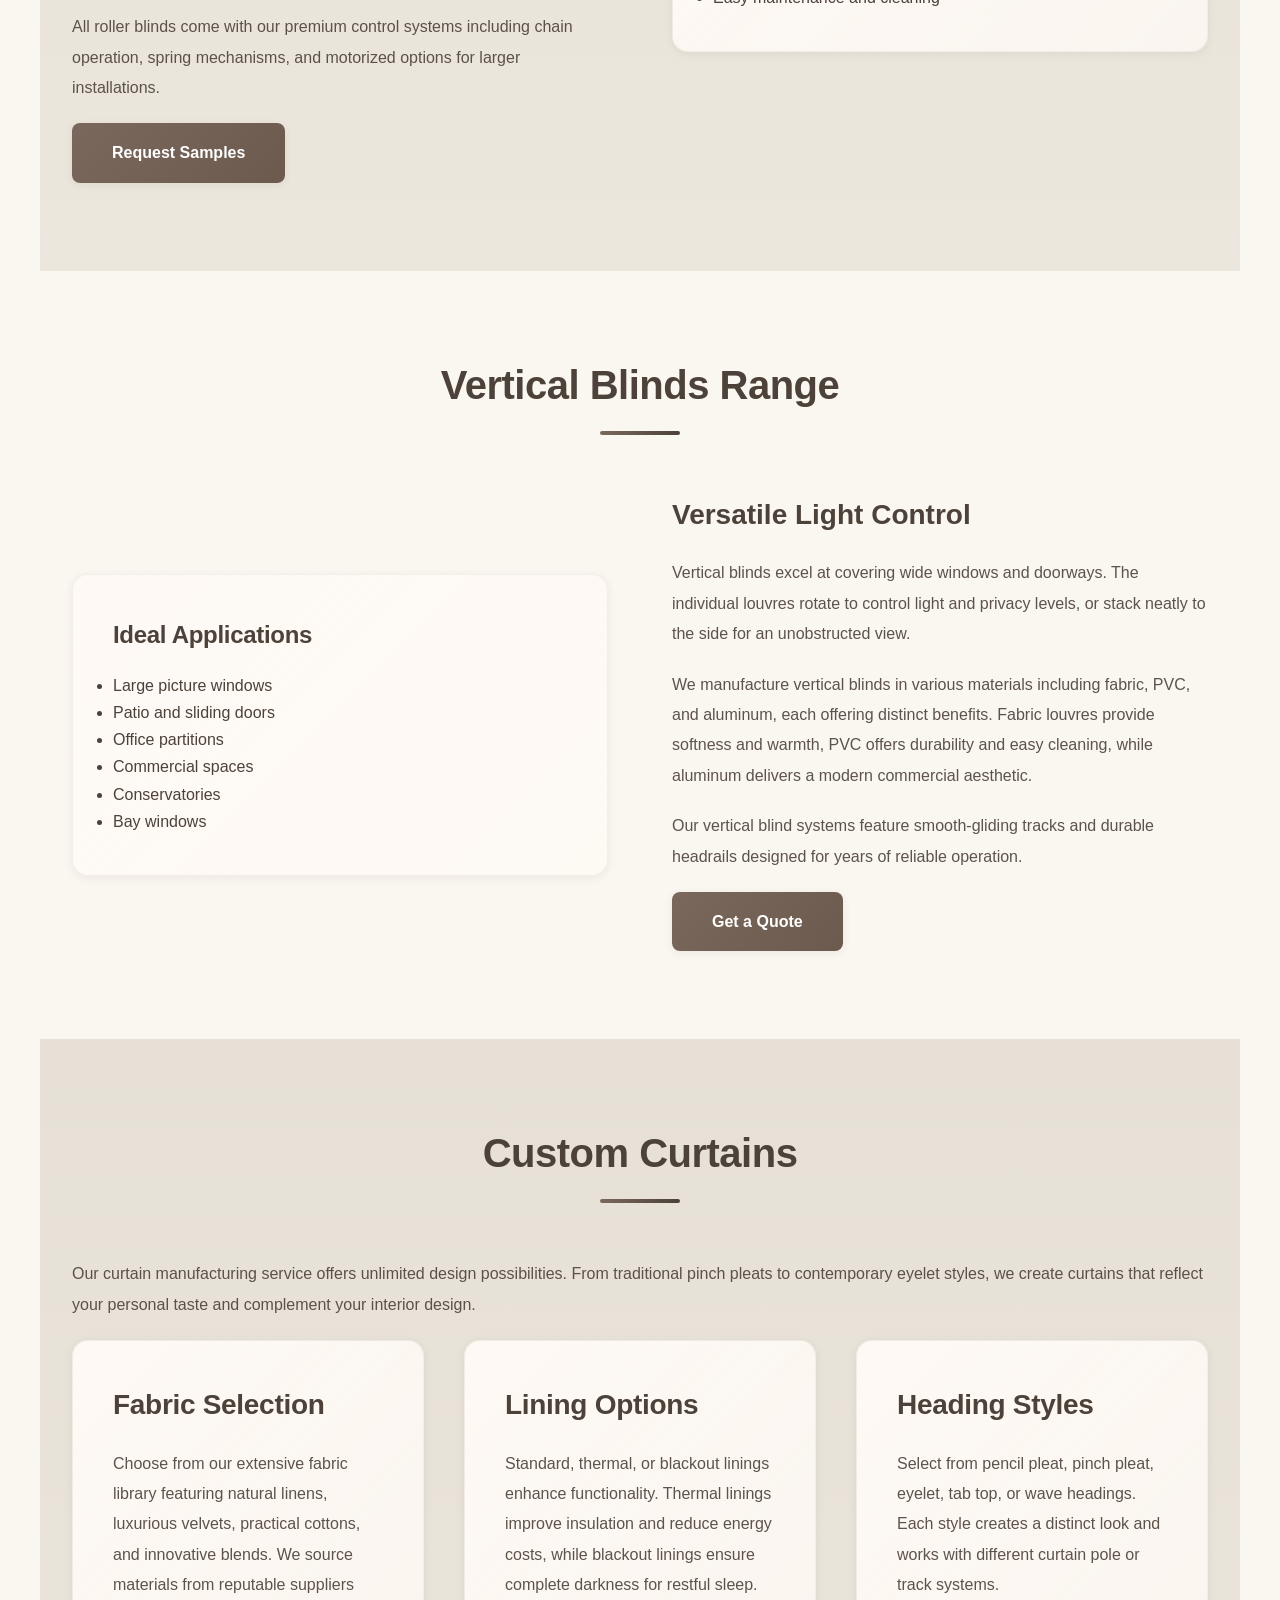
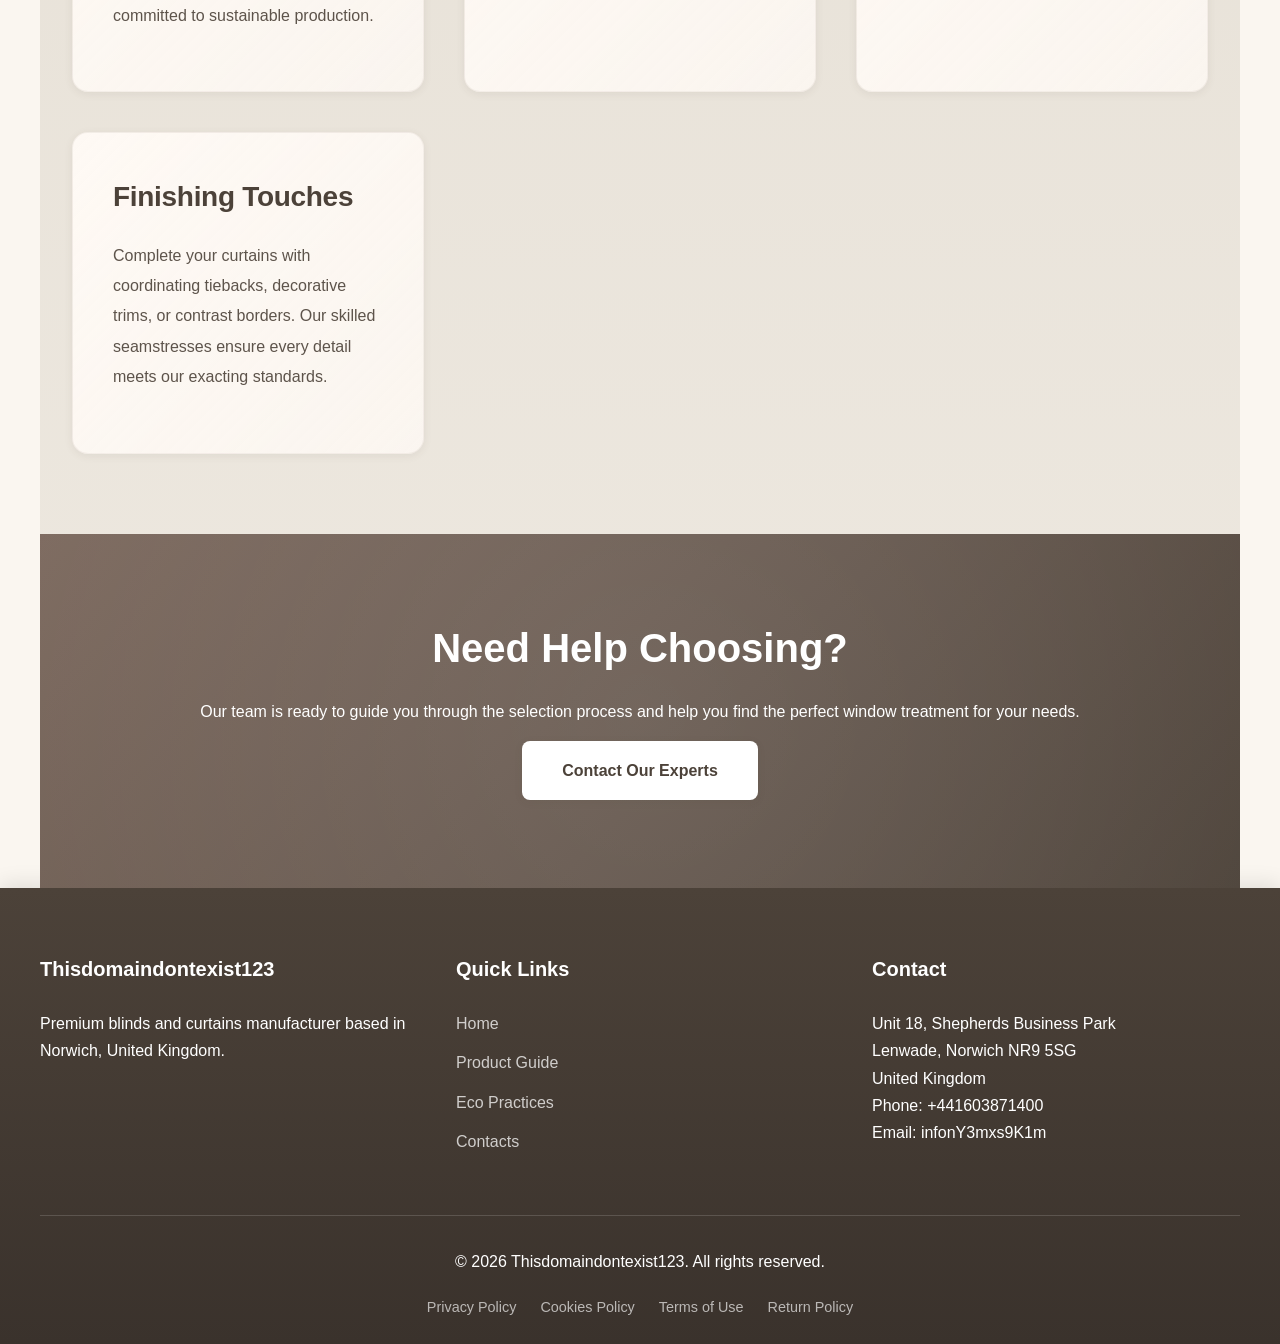
<file: product-guide.html>
<!DOCTYPE html>
<html lang="en">
<head>
    <meta charset="UTF-8">
    <meta name="viewport" content="width=device-width, initial-scale=1.0">
    <meta name="description" content="Complete guide to our blinds and curtains. Explore roller blinds, vertical blinds, and custom curtains manufactured in Norwich, UK.">
    <title>Product Guide - Thisdomaindontexist123 Blinds & Curtains</title>
    <link rel="canonical" href="https://thisdomaindontexist123.ddd/product-guide.html">
    <link rel="icon" type="image/x-icon" href="images/favicon.ico">
    <link rel="stylesheet" href="css/style.css">
</head>
<body>
    <header>
        <nav>
            <a href="index.html" class="logo">Thisdomaindontexist123</a>
            <button class="menu-toggle" aria-label="Toggle menu" aria-expanded="false">☰</button>
            <ul class="nav-menu">
                <li><a href="index.html">Home</a></li>
                <li><a href="product-guide.html">Product Guide</a></li>
                <li><a href="eco-practices.html">Eco Practices</a></li>
                <li><a href="contacts.html">Contacts</a></li>
            </ul>
        </nav>
    </header>

    <main>
        <section class="hero">
            <h1>Product Guide</h1>
            <p>Discover our comprehensive range of blinds and curtains, all manufactured to the highest standards at our Norwich facility.</p>
        </section>

        <section>
            <h2 class="section-title">Understanding Your Window Treatment Options</h2>
            <div class="content-block">
                <p>Choosing the right window treatment depends on several factors including room function, light control needs, privacy requirements, and aesthetic preferences. Our product range offers versatile solutions for every space in your home or business.</p>
                <p>Each product category serves specific purposes while maintaining our commitment to quality manufacturing and sustainable practices. Below you will find detailed information about our main product lines.</p>
            </div>
        </section>

        <section class="features">
            <h2 class="section-title">Roller Blinds Collection</h2>
            <div class="two-col">
                <div class="content-block">
                    <h3>Functionality Meets Style</h3>
                    <p>Roller blinds offer a sleek, contemporary solution that works beautifully in any setting. The simple mechanism ensures smooth operation while the flat profile maximizes your view when raised.</p>
                    <p>Our roller blinds are available in three main fabric types:</p>
                    <ul>
                        <li>Blackout fabrics for complete light blocking in bedrooms and media rooms</li>
                        <li>Dimout fabrics that filter light while maintaining privacy</li>
                        <li>Sheer fabrics for gentle light diffusion and daytime privacy</li>
                    </ul>
                    <p>All roller blinds come with our premium control systems including chain operation, spring mechanisms, and motorized options for larger installations.</p>
                    <a href="contacts.html" class="btn">Request Samples</a>
                </div>
                <div>
                    <article class="card">
                        <h3>Key Features</h3>
                        <ul>
                            <li>Made-to-measure precision</li>
                            <li>Heat-reflective coatings available</li>
                            <li>Moisture-resistant options for bathrooms</li>
                            <li>Wide color and pattern selection</li>
                            <li>Child safety compliant mechanisms</li>
                            <li>Easy maintenance and cleaning</li>
                        </ul>
                    </article>
                </div>
            </div>
        </section>

        <section>
            <h2 class="section-title">Vertical Blinds Range</h2>
            <div class="two-col">
                <div>
                    <article class="card">
                        <h3>Ideal Applications</h3>
                        <ul>
                            <li>Large picture windows</li>
                            <li>Patio and sliding doors</li>
                            <li>Office partitions</li>
                            <li>Commercial spaces</li>
                            <li>Conservatories</li>
                            <li>Bay windows</li>
                        </ul>
                    </article>
                </div>
                <div class="content-block">
                    <h3>Versatile Light Control</h3>
                    <p>Vertical blinds excel at covering wide windows and doorways. The individual louvres rotate to control light and privacy levels, or stack neatly to the side for an unobstructed view.</p>
                    <p>We manufacture vertical blinds in various materials including fabric, PVC, and aluminum, each offering distinct benefits. Fabric louvres provide softness and warmth, PVC offers durability and easy cleaning, while aluminum delivers a modern commercial aesthetic.</p>
                    <p>Our vertical blind systems feature smooth-gliding tracks and durable headrails designed for years of reliable operation.</p>
                    <a href="contacts.html" class="btn">Get a Quote</a>
                </div>
            </div>
        </section>

        <section class="features">
            <h2 class="section-title">Custom Curtains</h2>
            <div class="content-block">
                <p>Our curtain manufacturing service offers unlimited design possibilities. From traditional pinch pleats to contemporary eyelet styles, we create curtains that reflect your personal taste and complement your interior design.</p>
                <div class="grid">
                    <article class="card">
                        <h3>Fabric Selection</h3>
                        <p>Choose from our extensive fabric library featuring natural linens, luxurious velvets, practical cottons, and innovative blends. We source materials from reputable suppliers committed to sustainable production.</p>
                    </article>
                    <article class="card">
                        <h3>Lining Options</h3>
                        <p>Standard, thermal, or blackout linings enhance functionality. Thermal linings improve insulation and reduce energy costs, while blackout linings ensure complete darkness for restful sleep.</p>
                    </article>
                    <article class="card">
                        <h3>Heading Styles</h3>
                        <p>Select from pencil pleat, pinch pleat, eyelet, tab top, or wave headings. Each style creates a distinct look and works with different curtain pole or track systems.</p>
                    </article>
                    <article class="card">
                        <h3>Finishing Touches</h3>
                        <p>Complete your curtains with coordinating tiebacks, decorative trims, or contrast borders. Our skilled seamstresses ensure every detail meets our exacting standards.</p>
                    </article>
                </div>
            </div>
        </section>

        <section class="cta">
            <h2>Need Help Choosing?</h2>
            <p>Our team is ready to guide you through the selection process and help you find the perfect window treatment for your needs.</p>
            <a href="contacts.html" class="btn">Contact Our Experts</a>
        </section>
    </main>

    <footer>
        <div class="footer-content">
            <div class="footer-section">
                <h3>Thisdomaindontexist123</h3>
                <p>Premium blinds and curtains manufacturer based in Norwich, United Kingdom.</p>
            </div>
            <div class="footer-section">
                <h3>Quick Links</h3>
                <ul>
                    <li><a href="index.html">Home</a></li>
                    <li><a href="product-guide.html">Product Guide</a></li>
                    <li><a href="eco-practices.html">Eco Practices</a></li>
                    <li><a href="contacts.html">Contacts</a></li>
                </ul>
            </div>
            <div class="footer-section">
                <h3>Contact</h3>
                <p>Unit 18, Shepherds Business Park</p>
                <p>Lenwade, Norwich NR9 5SG</p>
                <p>United Kingdom</p>
                <p>Phone: +441603871400</p>
                <p>Email: infonY3mxs9K1m</p>
            </div>
        </div>
        <div class="footer-bottom">
            <p>&copy; <span class="current-year">2024</span> Thisdomaindontexist123. All rights reserved.</p>
            <div class="privacy-links">
                <a href="privacy-policy.html">Privacy Policy</a>
                <a href="cookies-policy.html">Cookies Policy</a>
                <a href="terms-of-use.html">Terms of Use</a>
                <a href="return-policy.html">Return Policy</a>
            </div>
        </div>
    </footer>

    <div id="privacyModal" class="modal">
        <div class="modal-content">
            <h2>Privacy Notice</h2>
            <p>We use cookies and similar technologies to enhance your browsing experience and analyze site traffic. By continuing to use our website, you consent to our use of cookies.</p>
            <p>Read our <a href="privacy-policy.html">Privacy Policy</a> to learn more about how we handle your data.</p>
            <div class="modal-buttons">
                <button id="declinePrivacy" class="btn btn-secondary">Decline</button>
                <button id="acceptPrivacy" class="btn">Accept</button>
            </div>
        </div>
    </div>

    <script src="js/script.js"></script>
</body>
</html>
</file>
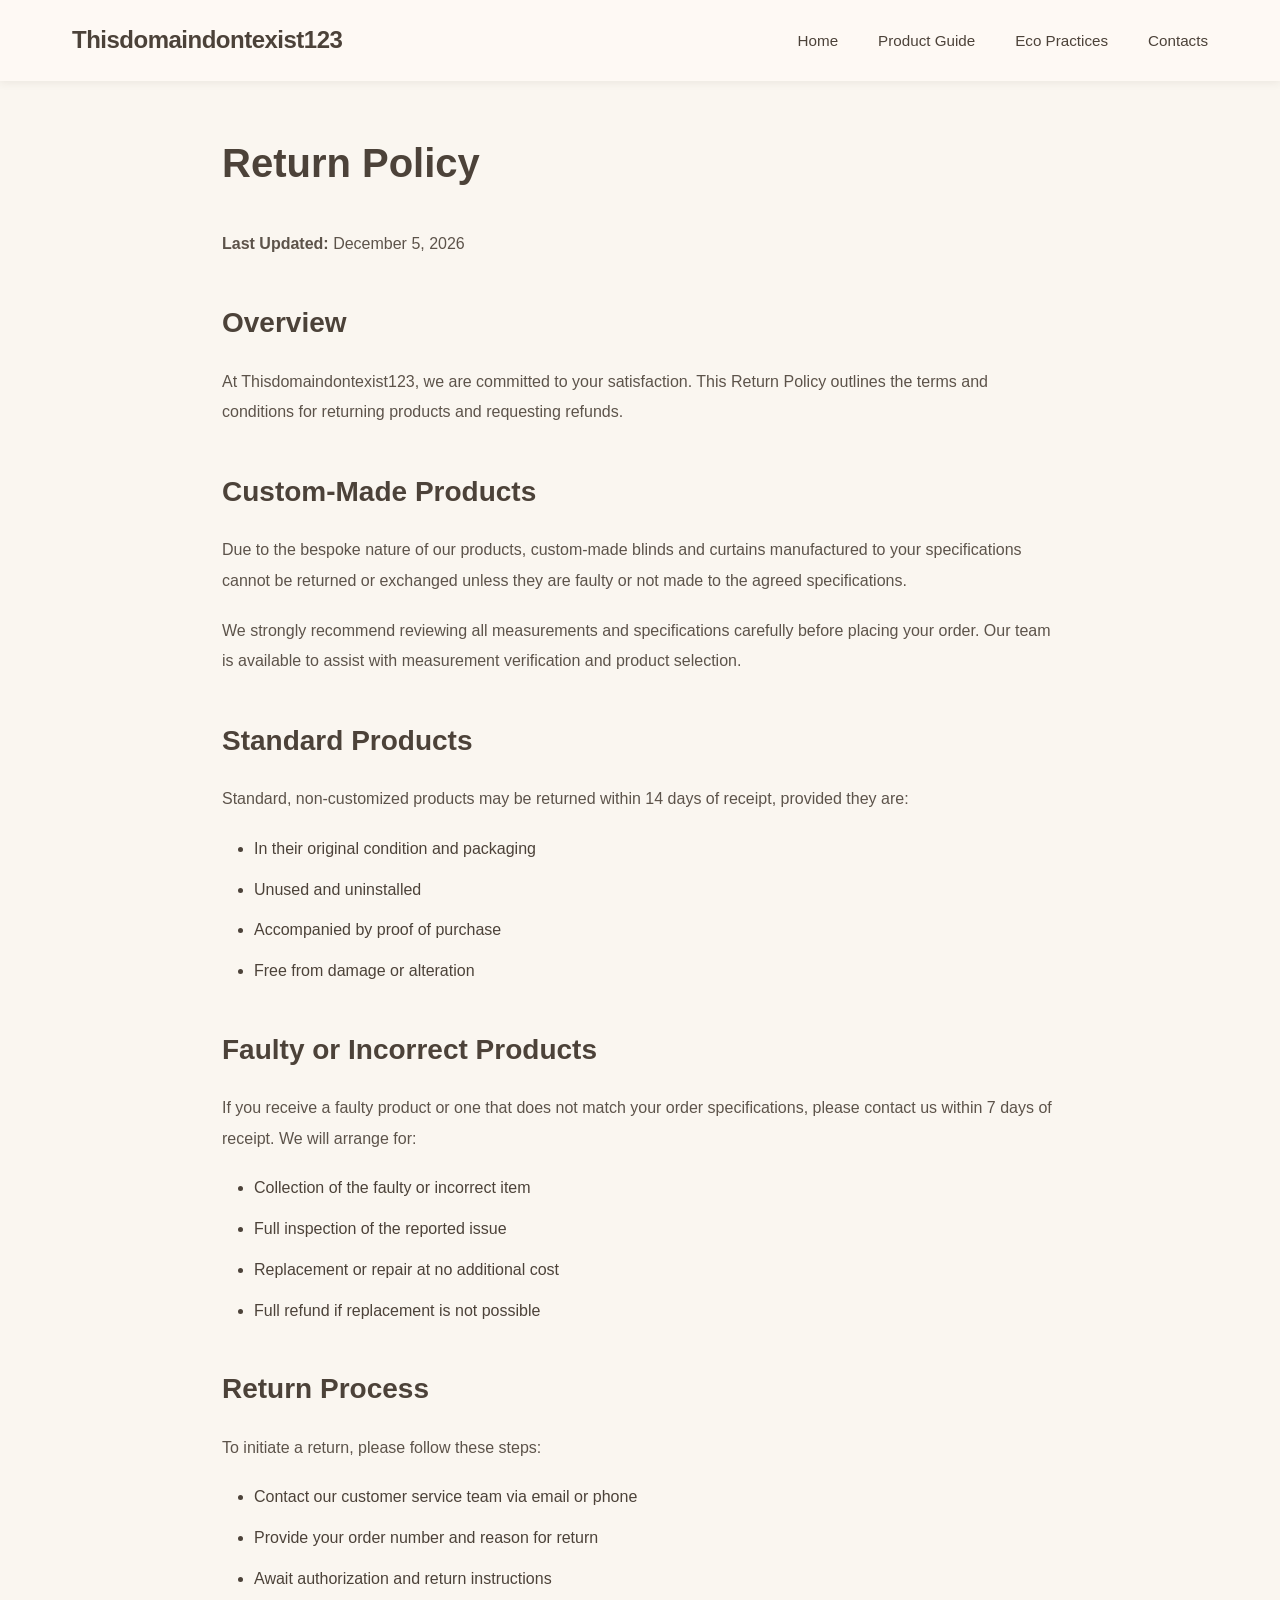
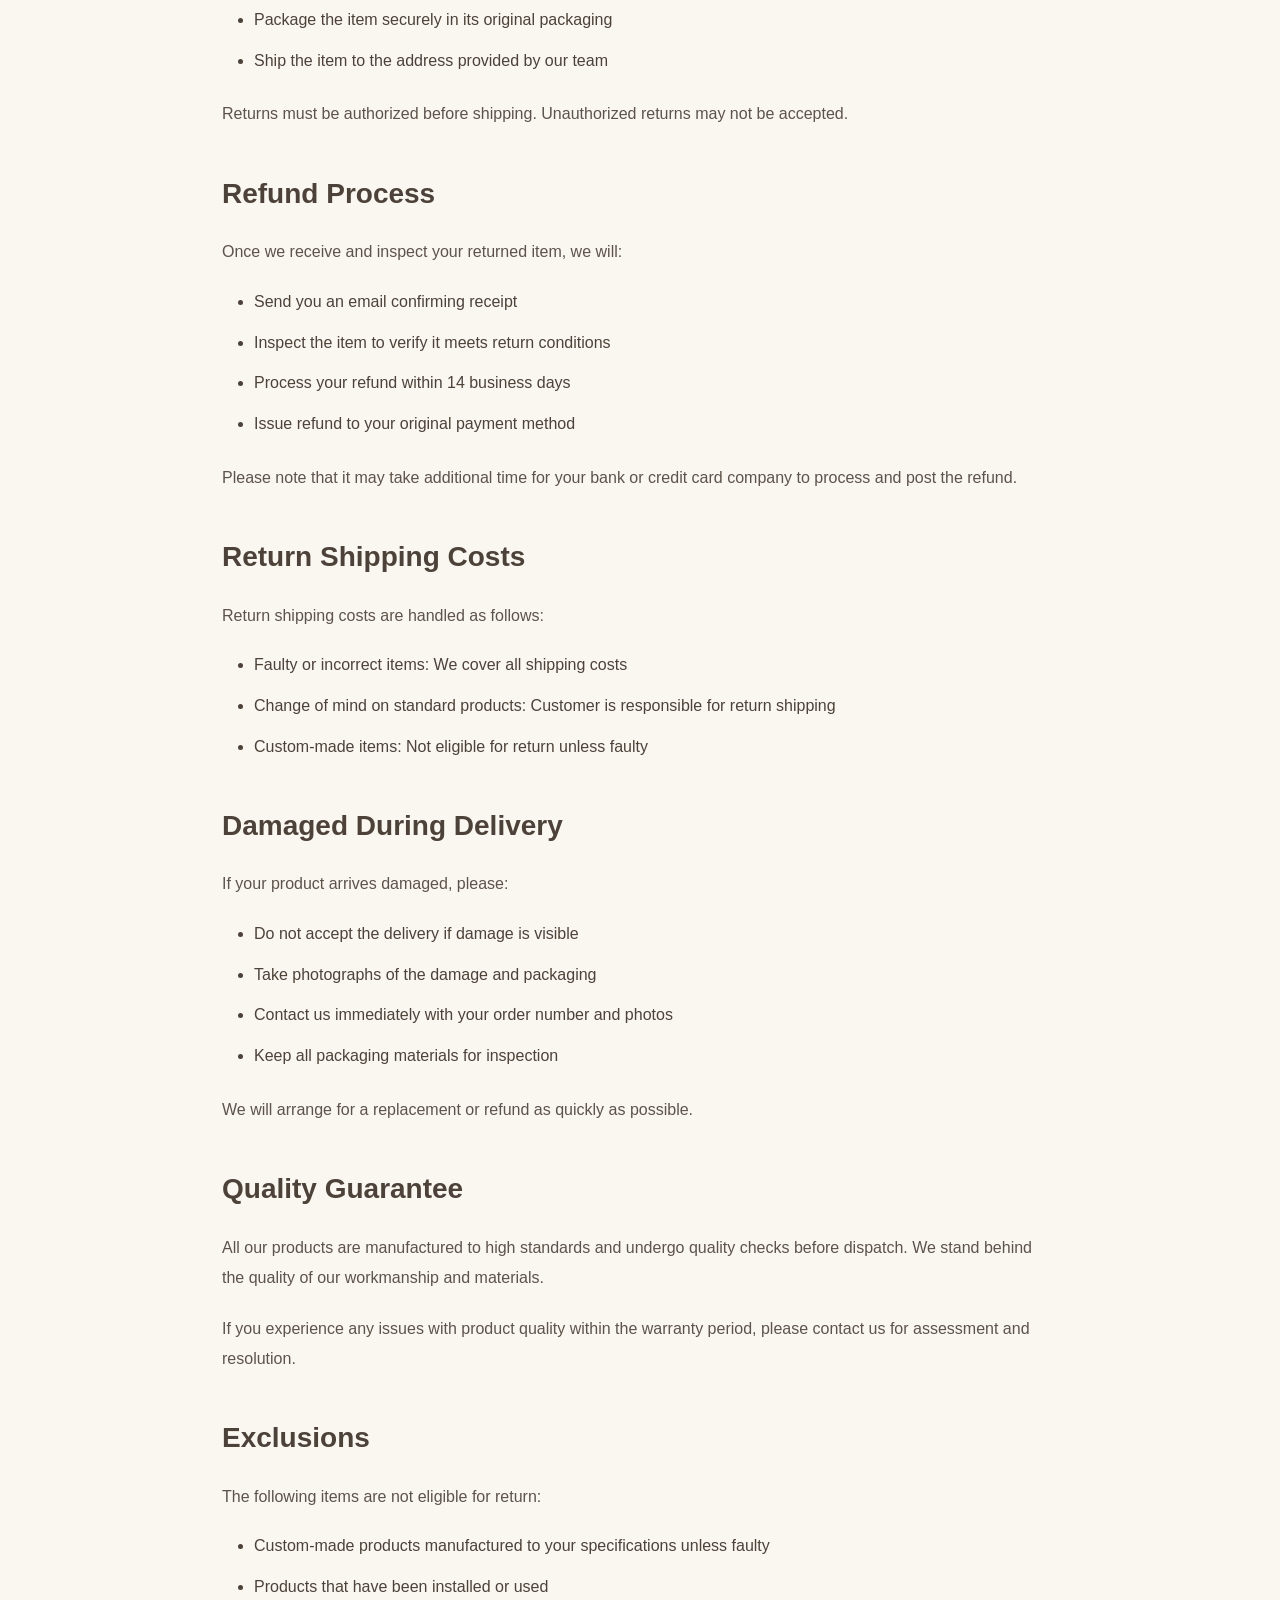
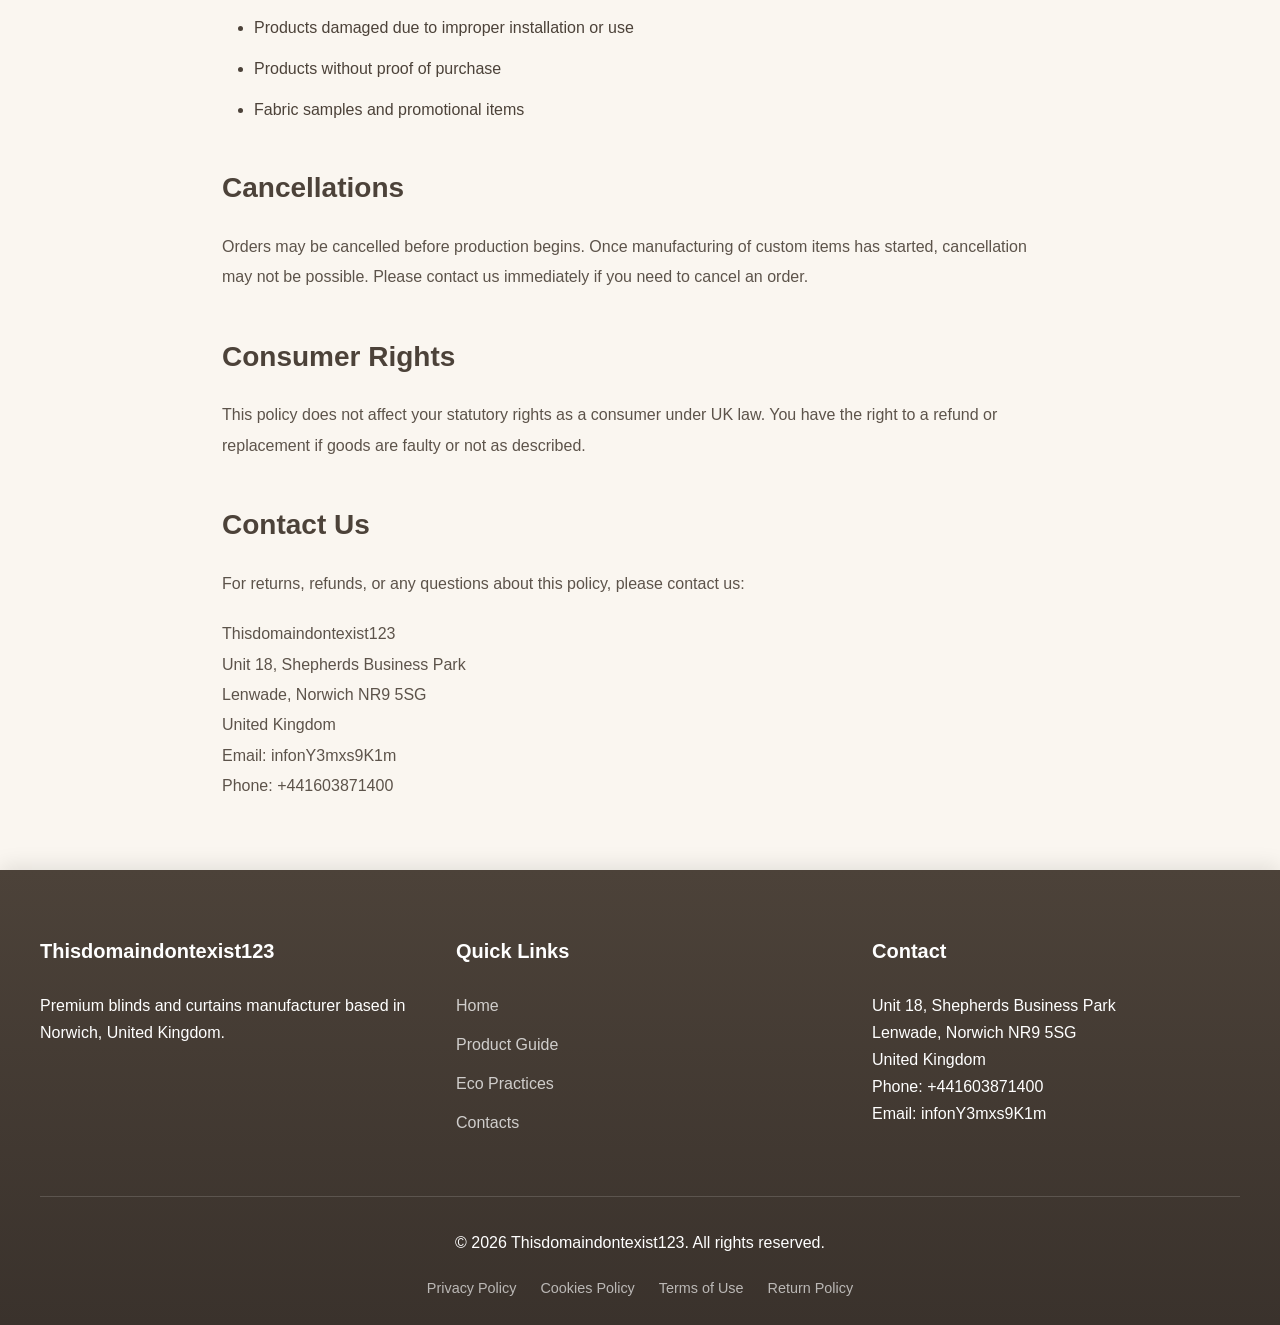
<file: return-policy.html>
<!DOCTYPE html>
<html lang="en">
<head>
    <meta charset="UTF-8">
    <meta name="viewport" content="width=device-width, initial-scale=1.0">
    <meta name="description" content="Return Policy for Thisdomaindontexist123. Learn about our return and refund procedures for blinds and curtains.">
    <title>Return Policy - Thisdomaindontexist123</title>
    <link rel="canonical" href="https://thisdomaindontexist123.ddd/return-policy.html">
    <link rel="icon" type="image/x-icon" href="images/favicon.ico">
    <link rel="stylesheet" href="css/style.css">
</head>
<body>
    <header>
        <nav>
            <a href="index.html" class="logo">Thisdomaindontexist123</a>
            <button class="menu-toggle" aria-label="Toggle menu" aria-expanded="false">☰</button>
            <ul class="nav-menu">
                <li><a href="index.html">Home</a></li>
                <li><a href="product-guide.html">Product Guide</a></li>
                <li><a href="eco-practices.html">Eco Practices</a></li>
                <li><a href="contacts.html">Contacts</a></li>
            </ul>
        </nav>
    </header>

    <main>
        <article class="policy-content">
            <h1>Return Policy</h1>
            <p><strong>Last Updated:</strong> <span class="last-updated">November 20, 2025</span></p>

            <h2>Overview</h2>
            <p>At Thisdomaindontexist123, we are committed to your satisfaction. This Return Policy outlines the terms and conditions for returning products and requesting refunds.</p>

            <h2>Custom-Made Products</h2>
            <p>Due to the bespoke nature of our products, custom-made blinds and curtains manufactured to your specifications cannot be returned or exchanged unless they are faulty or not made to the agreed specifications.</p>
            <p>We strongly recommend reviewing all measurements and specifications carefully before placing your order. Our team is available to assist with measurement verification and product selection.</p>

            <h2>Standard Products</h2>
            <p>Standard, non-customized products may be returned within 14 days of receipt, provided they are:</p>
            <ul>
                <li>In their original condition and packaging</li>
                <li>Unused and uninstalled</li>
                <li>Accompanied by proof of purchase</li>
                <li>Free from damage or alteration</li>
            </ul>

            <h2>Faulty or Incorrect Products</h2>
            <p>If you receive a faulty product or one that does not match your order specifications, please contact us within 7 days of receipt. We will arrange for:</p>
            <ul>
                <li>Collection of the faulty or incorrect item</li>
                <li>Full inspection of the reported issue</li>
                <li>Replacement or repair at no additional cost</li>
                <li>Full refund if replacement is not possible</li>
            </ul>

            <h2>Return Process</h2>
            <p>To initiate a return, please follow these steps:</p>
            <ul>
                <li>Contact our customer service team via email or phone</li>
                <li>Provide your order number and reason for return</li>
                <li>Await authorization and return instructions</li>
                <li>Package the item securely in its original packaging</li>
                <li>Ship the item to the address provided by our team</li>
            </ul>
            <p>Returns must be authorized before shipping. Unauthorized returns may not be accepted.</p>

            <h2>Refund Process</h2>
            <p>Once we receive and inspect your returned item, we will:</p>
            <ul>
                <li>Send you an email confirming receipt</li>
                <li>Inspect the item to verify it meets return conditions</li>
                <li>Process your refund within 14 business days</li>
                <li>Issue refund to your original payment method</li>
            </ul>
            <p>Please note that it may take additional time for your bank or credit card company to process and post the refund.</p>

            <h2>Return Shipping Costs</h2>
            <p>Return shipping costs are handled as follows:</p>
            <ul>
                <li>Faulty or incorrect items: We cover all shipping costs</li>
                <li>Change of mind on standard products: Customer is responsible for return shipping</li>
                <li>Custom-made items: Not eligible for return unless faulty</li>
            </ul>

            <h2>Damaged During Delivery</h2>
            <p>If your product arrives damaged, please:</p>
            <ul>
                <li>Do not accept the delivery if damage is visible</li>
                <li>Take photographs of the damage and packaging</li>
                <li>Contact us immediately with your order number and photos</li>
                <li>Keep all packaging materials for inspection</li>
            </ul>
            <p>We will arrange for a replacement or refund as quickly as possible.</p>

            <h2>Quality Guarantee</h2>
            <p>All our products are manufactured to high standards and undergo quality checks before dispatch. We stand behind the quality of our workmanship and materials.</p>
            <p>If you experience any issues with product quality within the warranty period, please contact us for assessment and resolution.</p>

            <h2>Exclusions</h2>
            <p>The following items are not eligible for return:</p>
            <ul>
                <li>Custom-made products manufactured to your specifications unless faulty</li>
                <li>Products that have been installed or used</li>
                <li>Products damaged due to improper installation or use</li>
                <li>Products without proof of purchase</li>
                <li>Fabric samples and promotional items</li>
            </ul>

            <h2>Cancellations</h2>
            <p>Orders may be cancelled before production begins. Once manufacturing of custom items has started, cancellation may not be possible. Please contact us immediately if you need to cancel an order.</p>

            <h2>Consumer Rights</h2>
            <p>This policy does not affect your statutory rights as a consumer under UK law. You have the right to a refund or replacement if goods are faulty or not as described.</p>

            <h2>Contact Us</h2>
            <p>For returns, refunds, or any questions about this policy, please contact us:</p>
            <p>Thisdomaindontexist123<br>
            Unit 18, Shepherds Business Park<br>
            Lenwade, Norwich NR9 5SG<br>
            United Kingdom<br>
            Email: infonY3mxs9K1m<br>
            Phone: +441603871400</p>
        </article>
    </main>

    <footer>
        <div class="footer-content">
            <div class="footer-section">
                <h3>Thisdomaindontexist123</h3>
                <p>Premium blinds and curtains manufacturer based in Norwich, United Kingdom.</p>
            </div>
            <div class="footer-section">
                <h3>Quick Links</h3>
                <ul>
                    <li><a href="index.html">Home</a></li>
                    <li><a href="product-guide.html">Product Guide</a></li>
                    <li><a href="eco-practices.html">Eco Practices</a></li>
                    <li><a href="contacts.html">Contacts</a></li>
                </ul>
            </div>
            <div class="footer-section">
                <h3>Contact</h3>
                <p>Unit 18, Shepherds Business Park</p>
                <p>Lenwade, Norwich NR9 5SG</p>
                <p>United Kingdom</p>
                <p>Phone: +441603871400</p>
                <p>Email: infonY3mxs9K1m</p>
            </div>
        </div>
        <div class="footer-bottom">
            <p>&copy; <span class="current-year">2024</span> Thisdomaindontexist123. All rights reserved.</p>
            <div class="privacy-links">
                <a href="privacy-policy.html">Privacy Policy</a>
                <a href="cookies-policy.html">Cookies Policy</a>
                <a href="terms-of-use.html">Terms of Use</a>
                <a href="return-policy.html">Return Policy</a>
            </div>
        </div>
    </footer>

    <script src="js/script.js"></script>
</body>
</html>
</file>
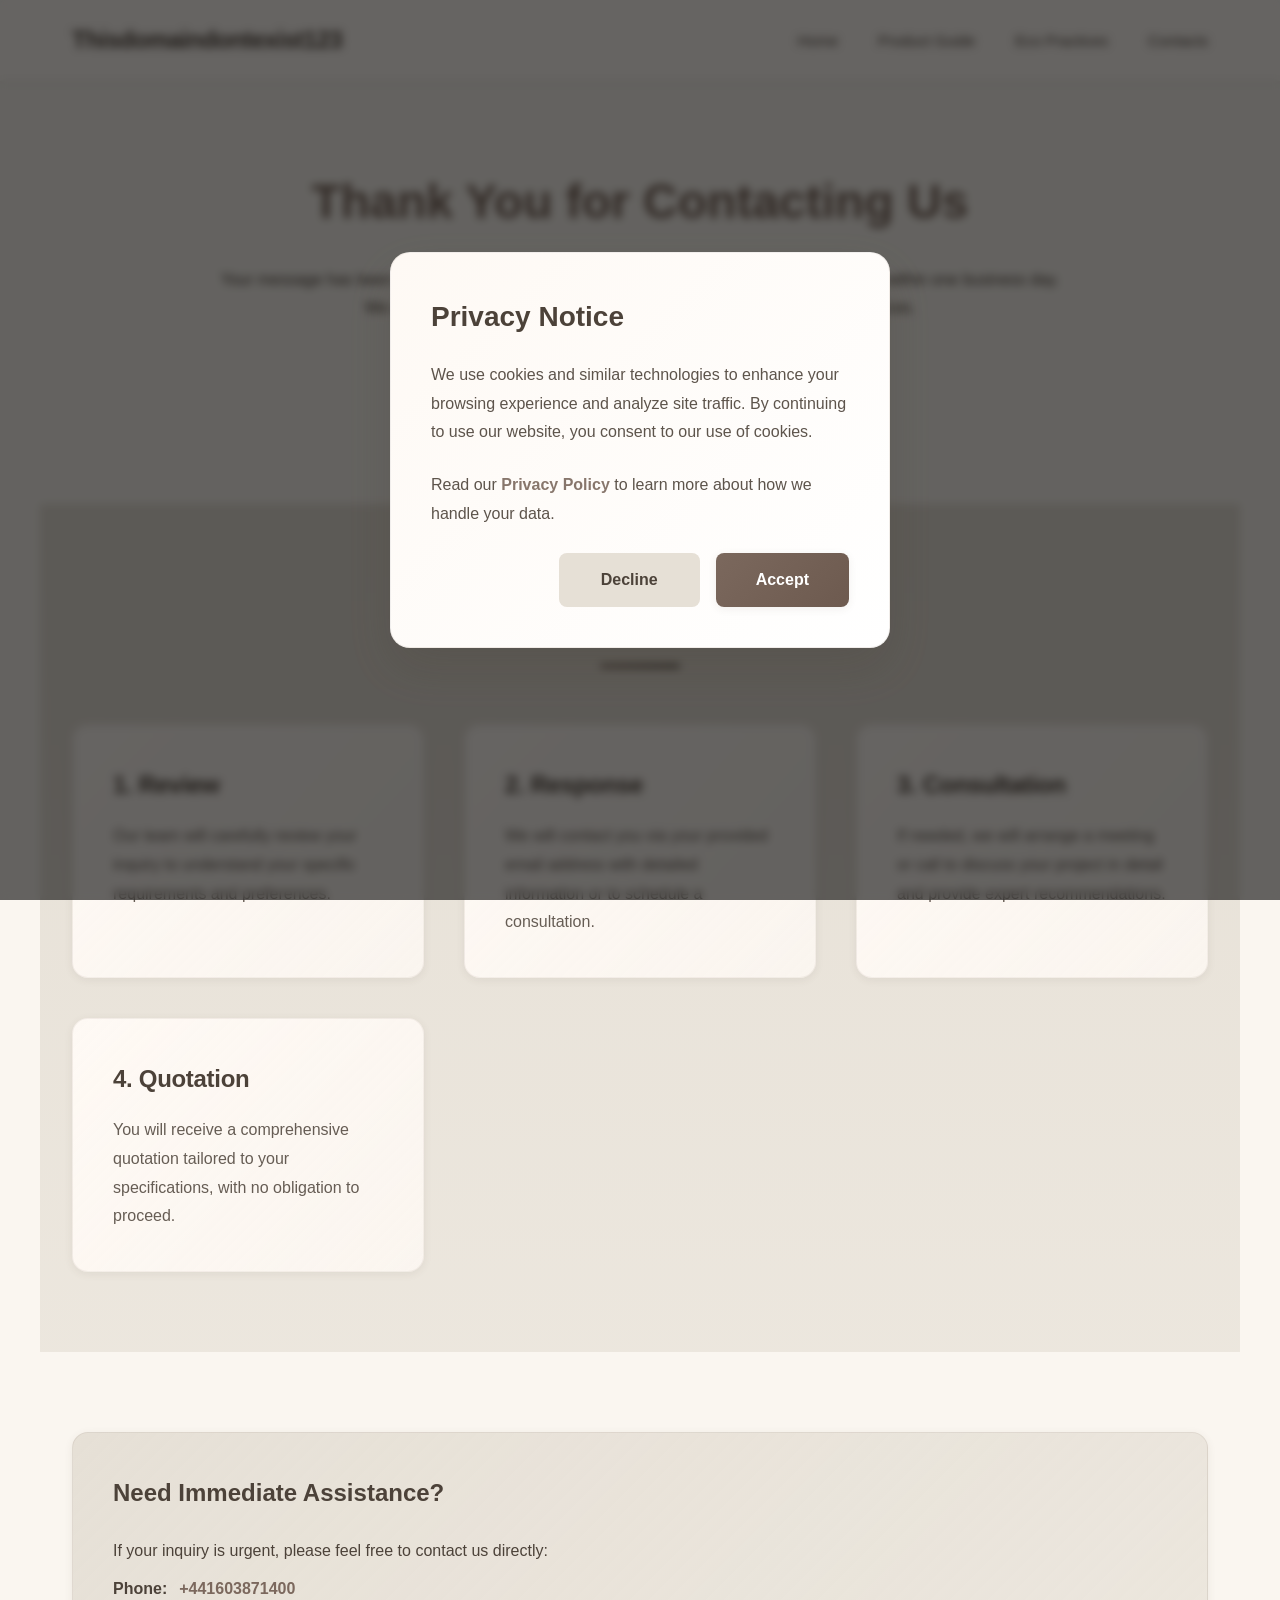
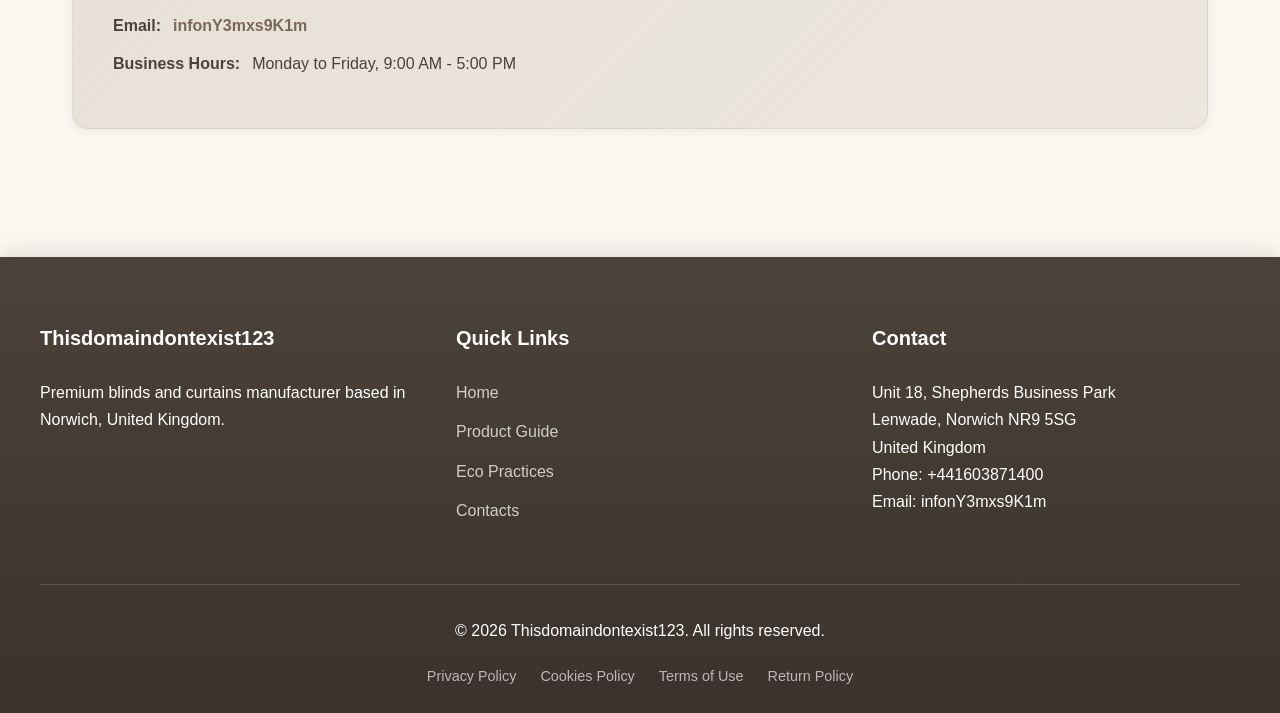
<file: success.html>
<!DOCTYPE html>
<html lang="en">
<head>
    <meta charset="UTF-8">
    <meta name="viewport" content="width=device-width, initial-scale=1.0">
    <meta name="description" content="Thank you for contacting Thisdomaindontexist123. We will respond to your inquiry shortly.">
    <title>Thank You - Thisdomaindontexist123</title>
    <link rel="canonical" href="https://thisdomaindontexist123.ddd/success.html">
    <link rel="icon" type="image/x-icon" href="images/favicon.ico">
    <link rel="stylesheet" href="css/style.css">
</head>
<body>
    <header>
        <nav>
            <a href="index.html" class="logo">Thisdomaindontexist123</a>
            <button class="menu-toggle" aria-label="Toggle menu" aria-expanded="false">☰</button>
            <ul class="nav-menu">
                <li><a href="index.html">Home</a></li>
                <li><a href="product-guide.html">Product Guide</a></li>
                <li><a href="eco-practices.html">Eco Practices</a></li>
                <li><a href="contacts.html">Contacts</a></li>
            </ul>
        </nav>
    </header>

    <main>
        <section class="success-message">
            <h1>Thank You for Contacting Us</h1>
            <p>Your message has been successfully received. Our team will review your inquiry and respond within one business day.</p>
            <p>We appreciate your interest in our blinds and curtains manufacturing services.</p>
            <div style="margin-top: 2rem;">
                <a href="index.html" class="btn">Return to Home</a>
                <a href="product-guide.html" class="btn btn-secondary" style="margin-left: 1rem;">Explore Products</a>
            </div>
        </section>

        <section class="features">
            <h2 class="section-title">What Happens Next?</h2>
            <div class="grid">
                <article class="card">
                    <h3>1. Review</h3>
                    <p>Our team will carefully review your inquiry to understand your specific requirements and preferences.</p>
                </article>
                <article class="card">
                    <h3>2. Response</h3>
                    <p>We will contact you via your provided email address with detailed information or to schedule a consultation.</p>
                </article>
                <article class="card">
                    <h3>3. Consultation</h3>
                    <p>If needed, we will arrange a meeting or call to discuss your project in detail and provide expert recommendations.</p>
                </article>
                <article class="card">
                    <h3>4. Quotation</h3>
                    <p>You will receive a comprehensive quotation tailored to your specifications, with no obligation to proceed.</p>
                </article>
            </div>
        </section>

        <section>
            <div class="contact-info">
                <h3>Need Immediate Assistance?</h3>
                <p>If your inquiry is urgent, please feel free to contact us directly:</p>
                <p><strong>Phone:</strong> <a href="tel:+441603871400">+441603871400</a></p>
                <p><strong>Email:</strong> <a href="mailto:infonY3mxs9K1m">infonY3mxs9K1m</a></p>
                <p><strong>Business Hours:</strong> Monday to Friday, 9:00 AM - 5:00 PM</p>
            </div>
        </section>
    </main>

    <footer>
        <div class="footer-content">
            <div class="footer-section">
                <h3>Thisdomaindontexist123</h3>
                <p>Premium blinds and curtains manufacturer based in Norwich, United Kingdom.</p>
            </div>
            <div class="footer-section">
                <h3>Quick Links</h3>
                <ul>
                    <li><a href="index.html">Home</a></li>
                    <li><a href="product-guide.html">Product Guide</a></li>
                    <li><a href="eco-practices.html">Eco Practices</a></li>
                    <li><a href="contacts.html">Contacts</a></li>
                </ul>
            </div>
            <div class="footer-section">
                <h3>Contact</h3>
                <p>Unit 18, Shepherds Business Park</p>
                <p>Lenwade, Norwich NR9 5SG</p>
                <p>United Kingdom</p>
                <p>Phone: +441603871400</p>
                <p>Email: infonY3mxs9K1m</p>
            </div>
        </div>
        <div class="footer-bottom">
            <p>&copy; <span class="current-year">2024</span> Thisdomaindontexist123. All rights reserved.</p>
            <div class="privacy-links">
                <a href="privacy-policy.html">Privacy Policy</a>
                <a href="cookies-policy.html">Cookies Policy</a>
                <a href="terms-of-use.html">Terms of Use</a>
                <a href="return-policy.html">Return Policy</a>
            </div>
        </div>
    </footer>

    <div id="privacyModal" class="modal">
        <div class="modal-content">
            <h2>Privacy Notice</h2>
            <p>We use cookies and similar technologies to enhance your browsing experience and analyze site traffic. By continuing to use our website, you consent to our use of cookies.</p>
            <p>Read our <a href="privacy-policy.html">Privacy Policy</a> to learn more about how we handle your data.</p>
            <div class="modal-buttons">
                <button id="declinePrivacy" class="btn btn-secondary">Decline</button>
                <button id="acceptPrivacy" class="btn">Accept</button>
            </div>
        </div>
    </div>

    <script src="js/script.js"></script>
</body>
</html>
</file>
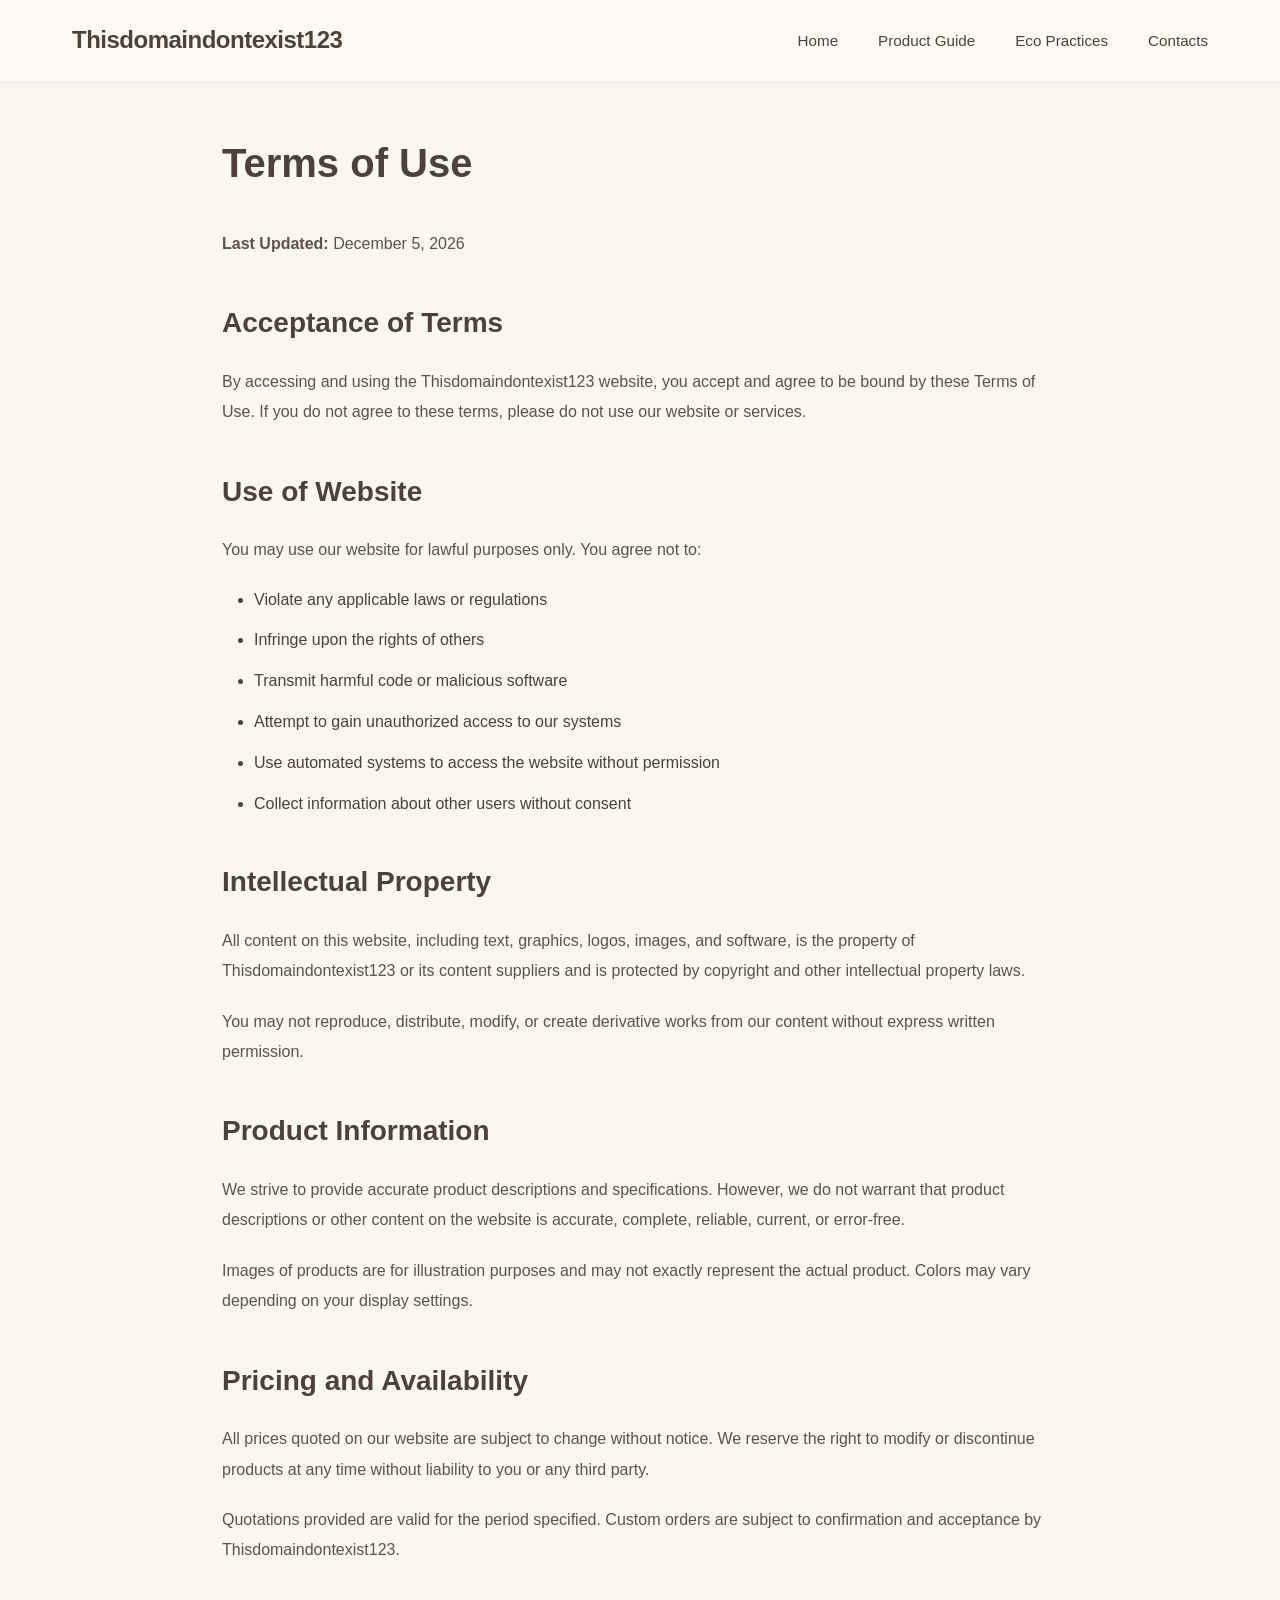
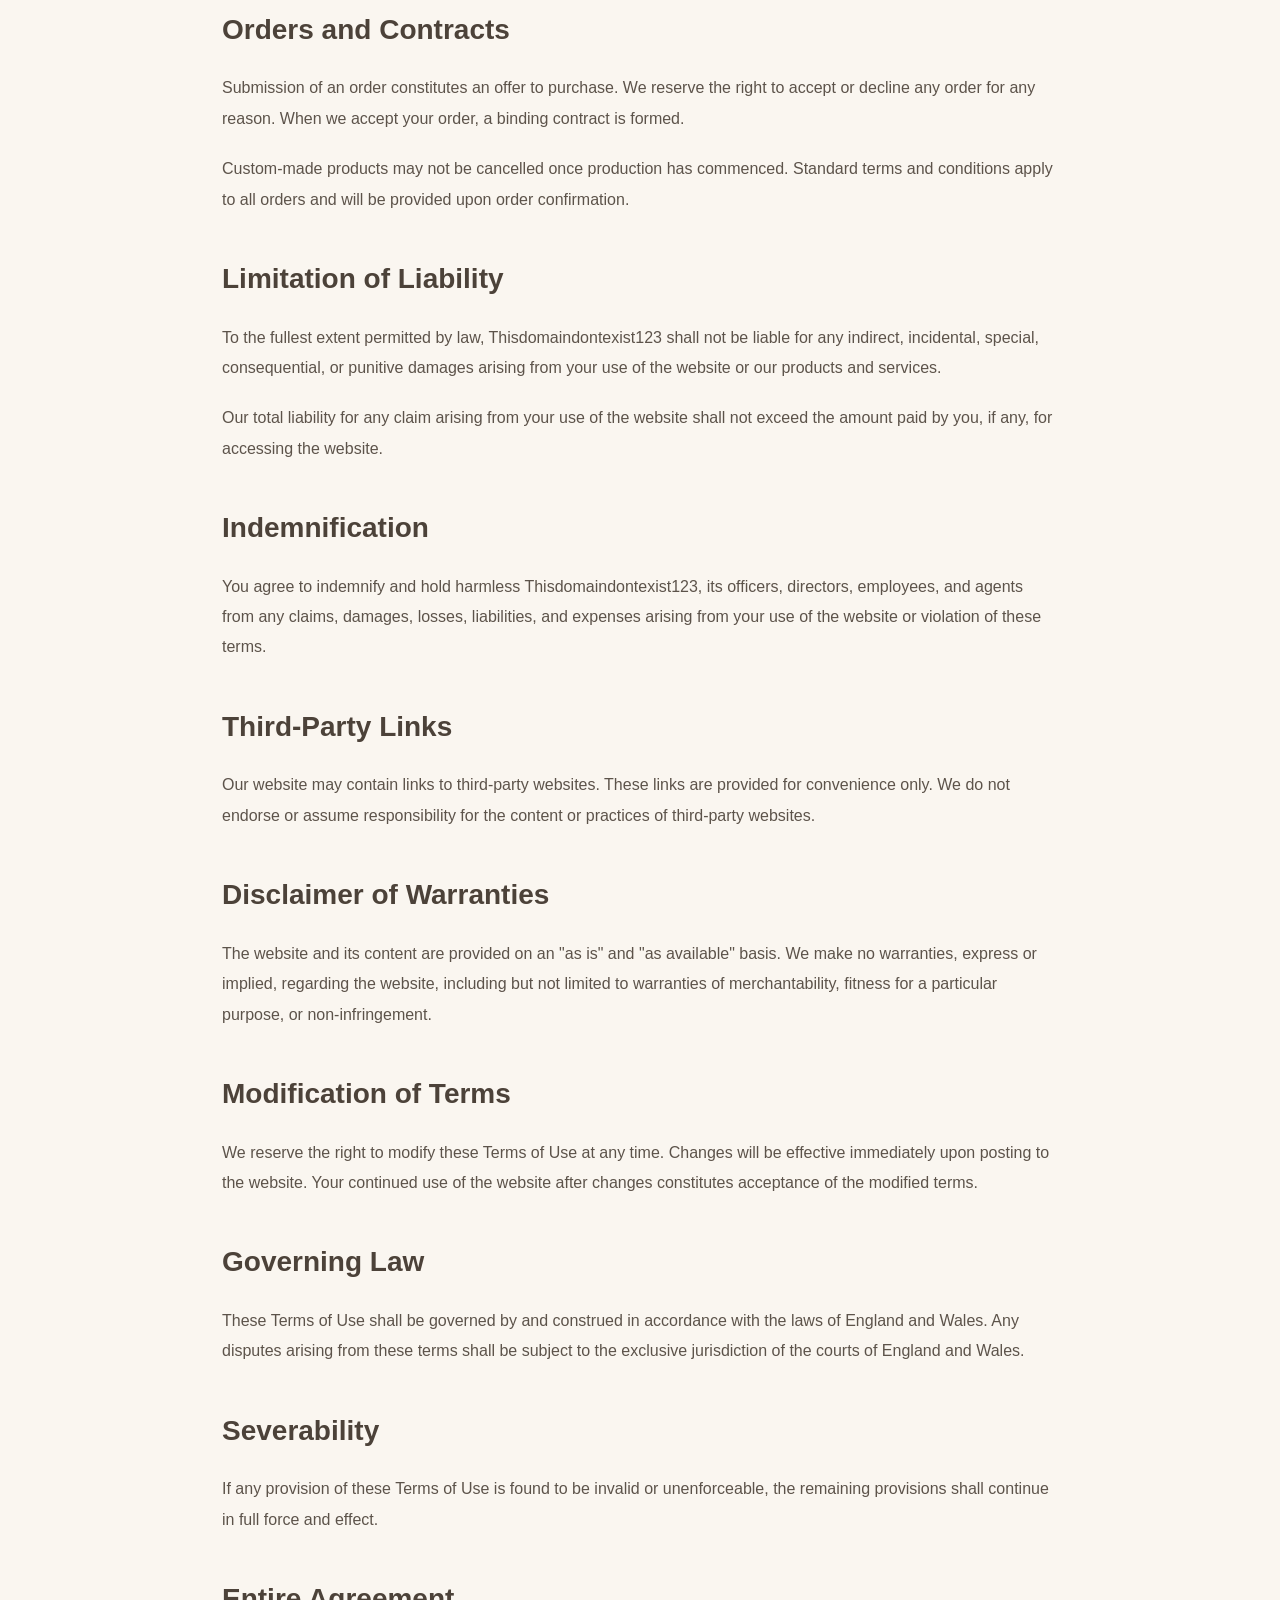
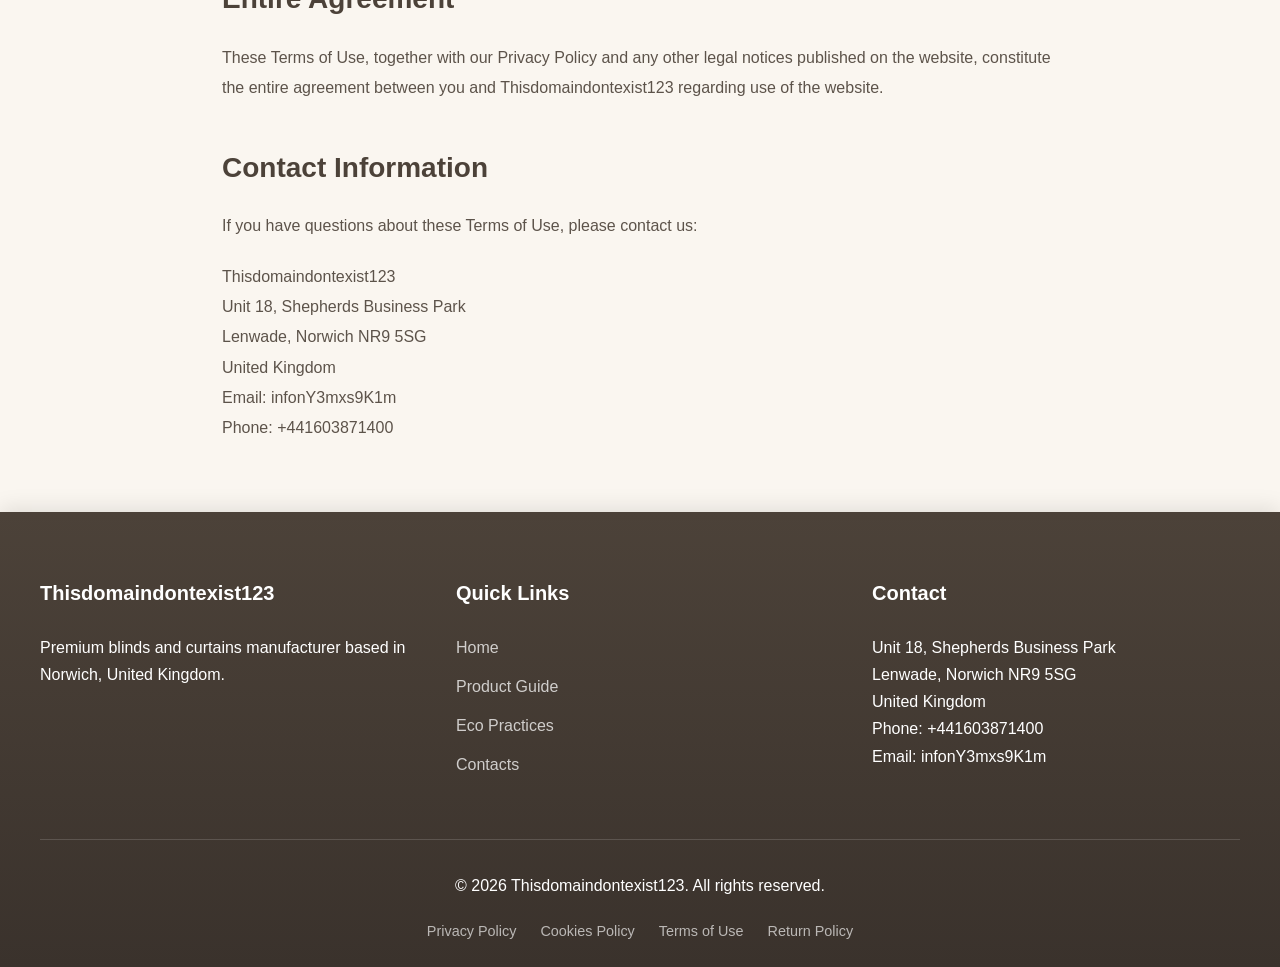
<file: terms-of-use.html>
<!DOCTYPE html>
<html lang="en">
<head>
    <meta charset="UTF-8">
    <meta name="viewport" content="width=device-width, initial-scale=1.0">
    <meta name="description" content="Terms of Use for Thisdomaindontexist123 website. Read our terms and conditions for using our services.">
    <title>Terms of Use - Thisdomaindontexist123</title>
    <link rel="canonical" href="https://thisdomaindontexist123.ddd/terms-of-use.html">
    <link rel="icon" type="image/x-icon" href="images/favicon.ico">
    <link rel="stylesheet" href="css/style.css">
</head>
<body>
    <header>
        <nav>
            <a href="index.html" class="logo">Thisdomaindontexist123</a>
            <button class="menu-toggle" aria-label="Toggle menu" aria-expanded="false">☰</button>
            <ul class="nav-menu">
                <li><a href="index.html">Home</a></li>
                <li><a href="product-guide.html">Product Guide</a></li>
                <li><a href="eco-practices.html">Eco Practices</a></li>
                <li><a href="contacts.html">Contacts</a></li>
            </ul>
        </nav>
    </header>

    <main>
        <article class="policy-content">
            <h1>Terms of Use</h1>
            <p><strong>Last Updated:</strong> <span class="last-updated">November 20, 2025</span></p>

            <h2>Acceptance of Terms</h2>
            <p>By accessing and using the Thisdomaindontexist123 website, you accept and agree to be bound by these Terms of Use. If you do not agree to these terms, please do not use our website or services.</p>

            <h2>Use of Website</h2>
            <p>You may use our website for lawful purposes only. You agree not to:</p>
            <ul>
                <li>Violate any applicable laws or regulations</li>
                <li>Infringe upon the rights of others</li>
                <li>Transmit harmful code or malicious software</li>
                <li>Attempt to gain unauthorized access to our systems</li>
                <li>Use automated systems to access the website without permission</li>
                <li>Collect information about other users without consent</li>
            </ul>

            <h2>Intellectual Property</h2>
            <p>All content on this website, including text, graphics, logos, images, and software, is the property of Thisdomaindontexist123 or its content suppliers and is protected by copyright and other intellectual property laws.</p>
            <p>You may not reproduce, distribute, modify, or create derivative works from our content without express written permission.</p>

            <h2>Product Information</h2>
            <p>We strive to provide accurate product descriptions and specifications. However, we do not warrant that product descriptions or other content on the website is accurate, complete, reliable, current, or error-free.</p>
            <p>Images of products are for illustration purposes and may not exactly represent the actual product. Colors may vary depending on your display settings.</p>

            <h2>Pricing and Availability</h2>
            <p>All prices quoted on our website are subject to change without notice. We reserve the right to modify or discontinue products at any time without liability to you or any third party.</p>
            <p>Quotations provided are valid for the period specified. Custom orders are subject to confirmation and acceptance by Thisdomaindontexist123.</p>

            <h2>Orders and Contracts</h2>
            <p>Submission of an order constitutes an offer to purchase. We reserve the right to accept or decline any order for any reason. When we accept your order, a binding contract is formed.</p>
            <p>Custom-made products may not be cancelled once production has commenced. Standard terms and conditions apply to all orders and will be provided upon order confirmation.</p>

            <h2>Limitation of Liability</h2>
            <p>To the fullest extent permitted by law, Thisdomaindontexist123 shall not be liable for any indirect, incidental, special, consequential, or punitive damages arising from your use of the website or our products and services.</p>
            <p>Our total liability for any claim arising from your use of the website shall not exceed the amount paid by you, if any, for accessing the website.</p>

            <h2>Indemnification</h2>
            <p>You agree to indemnify and hold harmless Thisdomaindontexist123, its officers, directors, employees, and agents from any claims, damages, losses, liabilities, and expenses arising from your use of the website or violation of these terms.</p>

            <h2>Third-Party Links</h2>
            <p>Our website may contain links to third-party websites. These links are provided for convenience only. We do not endorse or assume responsibility for the content or practices of third-party websites.</p>

            <h2>Disclaimer of Warranties</h2>
            <p>The website and its content are provided on an "as is" and "as available" basis. We make no warranties, express or implied, regarding the website, including but not limited to warranties of merchantability, fitness for a particular purpose, or non-infringement.</p>

            <h2>Modification of Terms</h2>
            <p>We reserve the right to modify these Terms of Use at any time. Changes will be effective immediately upon posting to the website. Your continued use of the website after changes constitutes acceptance of the modified terms.</p>

            <h2>Governing Law</h2>
            <p>These Terms of Use shall be governed by and construed in accordance with the laws of England and Wales. Any disputes arising from these terms shall be subject to the exclusive jurisdiction of the courts of England and Wales.</p>

            <h2>Severability</h2>
            <p>If any provision of these Terms of Use is found to be invalid or unenforceable, the remaining provisions shall continue in full force and effect.</p>

            <h2>Entire Agreement</h2>
            <p>These Terms of Use, together with our Privacy Policy and any other legal notices published on the website, constitute the entire agreement between you and Thisdomaindontexist123 regarding use of the website.</p>

            <h2>Contact Information</h2>
            <p>If you have questions about these Terms of Use, please contact us:</p>
            <p>Thisdomaindontexist123<br>
            Unit 18, Shepherds Business Park<br>
            Lenwade, Norwich NR9 5SG<br>
            United Kingdom<br>
            Email: infonY3mxs9K1m<br>
            Phone: +441603871400</p>
        </article>
    </main>

    <footer>
        <div class="footer-content">
            <div class="footer-section">
                <h3>Thisdomaindontexist123</h3>
                <p>Premium blinds and curtains manufacturer based in Norwich, United Kingdom.</p>
            </div>
            <div class="footer-section">
                <h3>Quick Links</h3>
                <ul>
                    <li><a href="index.html">Home</a></li>
                    <li><a href="product-guide.html">Product Guide</a></li>
                    <li><a href="eco-practices.html">Eco Practices</a></li>
                    <li><a href="contacts.html">Contacts</a></li>
                </ul>
            </div>
            <div class="footer-section">
                <h3>Contact</h3>
                <p>Unit 18, Shepherds Business Park</p>
                <p>Lenwade, Norwich NR9 5SG</p>
                <p>United Kingdom</p>
                <p>Phone: +441603871400</p>
                <p>Email: infonY3mxs9K1m</p>
            </div>
        </div>
        <div class="footer-bottom">
            <p>&copy; <span class="current-year">2024</span> Thisdomaindontexist123. All rights reserved.</p>
            <div class="privacy-links">
                <a href="privacy-policy.html">Privacy Policy</a>
                <a href="cookies-policy.html">Cookies Policy</a>
                <a href="terms-of-use.html">Terms of Use</a>
                <a href="return-policy.html">Return Policy</a>
            </div>
        </div>
    </footer>

    <script src="js/script.js"></script>
</body>
</html>
</file>
<file: css/style.css>
* {
    margin: 0;
    padding: 0;
    box-sizing: border-box;
}

:root {
    --bg-primary: #FAF6F0;
    --bg-secondary: #E6E0D6;
    --accent: #7B685D;
    --bg-light: #FEF9F4;
    --text-dark: #4C4239;
    --shadow-sm: 0 2px 8px rgba(76, 66, 57, 0.08);
    --shadow-md: 0 4px 16px rgba(76, 66, 57, 0.12);
    --shadow-lg: 0 12px 32px rgba(76, 66, 57, 0.18);
    --shadow-xl: 0 20px 48px rgba(76, 66, 57, 0.25);
    --transition-fast: 0.2s cubic-bezier(0.4, 0, 0.2, 1);
    --transition-base: 0.3s cubic-bezier(0.4, 0, 0.2, 1);
    --transition-slow: 0.5s cubic-bezier(0.4, 0, 0.2, 1);
}

html {
    scroll-behavior: smooth;
}

body {
    font-family: -apple-system, BlinkMacSystemFont, 'Segoe UI', Roboto, 'Helvetica Neue', Arial, sans-serif;
    line-height: 1.7;
    color: var(--text-dark);
    background-color: var(--bg-primary);
    -webkit-font-smoothing: antialiased;
    -moz-osx-font-smoothing: grayscale;
}

header {
    background-color: rgba(254, 249, 244, 0.95);
    backdrop-filter: blur(10px);
    box-shadow: var(--shadow-sm);
    position: sticky;
    top: 0;
    z-index: 1000;
    transition: all var(--transition-base);
}

header:hover {
    box-shadow: var(--shadow-md);
}

nav {
    max-width: 1200px;
    margin: 0 auto;
    padding: 1.25rem 2rem;
    display: flex;
    justify-content: space-between;
    align-items: center;
}

.logo {
    font-size: 1.5rem;
    font-weight: 700;
    color: var(--text-dark);
    text-decoration: none;
    letter-spacing: -0.5px;
    transition: all var(--transition-base);
    position: relative;
}

.logo::after {
    content: '';
    position: absolute;
    bottom: -4px;
    left: 0;
    width: 0;
    height: 2px;
    background: linear-gradient(90deg, var(--accent), var(--text-dark));
    transition: width var(--transition-base);
}

.logo:hover::after {
    width: 100%;
}

.logo:hover {
    transform: translateY(-1px);
}

.nav-menu {
    display: flex;
    list-style: none;
    gap: 2.5rem;
}

.nav-menu a {
    text-decoration: none;
    color: var(--text-dark);
    font-weight: 500;
    font-size: 0.95rem;
    position: relative;
    padding: 0.5rem 0;
    transition: color var(--transition-base);
}

.nav-menu a::before {
    content: '';
    position: absolute;
    bottom: 0;
    left: 50%;
    transform: translateX(-50%);
    width: 0;
    height: 2px;
    background: var(--accent);
    transition: width var(--transition-base);
}

.nav-menu a:hover {
    color: var(--accent);
}

.nav-menu a:hover::before {
    width: 100%;
}

.menu-toggle {
    display: none;
    background: none;
    border: none;
    font-size: 1.5rem;
    color: var(--text-dark);
    cursor: pointer;
    transition: transform var(--transition-base);
}

.menu-toggle:hover {
    transform: scale(1.1);
}

.menu-toggle:active {
    transform: scale(0.95);
}

main {
    min-height: calc(100vh - 200px);
}

section {
    max-width: 1200px;
    margin: 0 auto;
    padding: 5rem 2rem;
    animation: fadeInUp var(--transition-slow) ease-out;
}

@keyframes fadeInUp {
    from {
        opacity: 0;
        transform: translateY(30px);
    }
    to {
        opacity: 1;
        transform: translateY(0);
    }
}

.hero {
    background: linear-gradient(135deg, var(--bg-secondary) 0%, var(--bg-light) 100%);
    text-align: center;
    padding: 8rem 2rem;
    position: relative;
    overflow: hidden;
}

.hero::before {
    content: '';
    position: absolute;
    top: -50%;
    right: -10%;
    width: 500px;
    height: 500px;
    background: radial-gradient(circle, rgba(123, 104, 93, 0.1) 0%, transparent 70%);
    animation: float 20s infinite ease-in-out;
}

.hero::after {
    content: '';
    position: absolute;
    bottom: -30%;
    left: -10%;
    width: 400px;
    height: 400px;
    background: radial-gradient(circle, rgba(76, 66, 57, 0.08) 0%, transparent 70%);
    animation: float 15s infinite ease-in-out reverse;
}

@keyframes float {
    0%, 100% { transform: translate(0, 0) rotate(0deg); }
    33% { transform: translate(30px, -30px) rotate(120deg); }
    66% { transform: translate(-20px, 20px) rotate(240deg); }
}

.hero h1 {
    font-size: 3rem;
    margin-bottom: 1.5rem;
    color: var(--text-dark);
    font-weight: 800;
    letter-spacing: -1px;
    line-height: 1.2;
    position: relative;
    z-index: 1;
}

.hero p {
    font-size: 1.25rem;
    margin-bottom: 2.5rem;
    max-width: 650px;
    margin-left: auto;
    margin-right: auto;
    opacity: 0.9;
    line-height: 1.8;
    position: relative;
    z-index: 1;
}

.btn {
    display: inline-block;
    padding: 1rem 2.5rem;
    background: linear-gradient(135deg, var(--accent) 0%, #6d5a4f 100%);
    color: #fff;
    text-decoration: none;
    border-radius: 8px;
    transition: all var(--transition-base);
    border: none;
    cursor: pointer;
    font-size: 1rem;
    font-weight: 600;
    position: relative;
    overflow: hidden;
    box-shadow: var(--shadow-sm);
}

.btn::before {
    content: '';
    position: absolute;
    top: 0;
    left: -100%;
    width: 100%;
    height: 100%;
    background: linear-gradient(90deg, transparent, rgba(255, 255, 255, 0.2), transparent);
    transition: left var(--transition-slow);
}

.btn:hover::before {
    left: 100%;
}

.btn:hover {
    transform: translateY(-3px);
    box-shadow: var(--shadow-lg);
    background: linear-gradient(135deg, var(--text-dark) 0%, #3a322c 100%);
}

.btn:active {
    transform: translateY(-1px);
    box-shadow: var(--shadow-md);
}

.btn:focus {
    outline: 3px solid rgba(123, 104, 93, 0.3);
    outline-offset: 2px;
}

.btn-secondary {
    background: var(--bg-secondary);
    color: var(--text-dark);
    box-shadow: none;
    border: 2px solid transparent;
}

.btn-secondary::before {
    background: linear-gradient(90deg, transparent, rgba(76, 66, 57, 0.1), transparent);
}

.btn-secondary:hover {
    background: var(--accent);
    color: #fff;
    border-color: var(--accent);
}

.section-title {
    text-align: center;
    font-size: 2.5rem;
    margin-bottom: 3.5rem;
    color: var(--text-dark);
    font-weight: 700;
    letter-spacing: -0.5px;
    position: relative;
    padding-bottom: 1rem;
}

.section-title::after {
    content: '';
    position: absolute;
    bottom: 0;
    left: 50%;
    transform: translateX(-50%);
    width: 80px;
    height: 4px;
    background: linear-gradient(90deg, var(--accent), var(--text-dark));
    border-radius: 2px;
}

.grid {
    display: grid;
    gap: 2.5rem;
    grid-template-columns: repeat(auto-fit, minmax(280px, 1fr));
}

.card {
    background: linear-gradient(135deg, var(--bg-light) 0%, rgba(254, 249, 244, 0.8) 100%);
    padding: 2.5rem;
    border-radius: 16px;
    box-shadow: var(--shadow-sm);
    transition: all var(--transition-base);
    border: 1px solid rgba(123, 104, 93, 0.08);
    position: relative;
    overflow: hidden;
}

.card::before {
    content: '';
    position: absolute;
    top: 0;
    left: 0;
    width: 100%;
    height: 100%;
    background: linear-gradient(135deg, rgba(123, 104, 93, 0.03) 0%, transparent 50%);
    opacity: 0;
    transition: opacity var(--transition-base);
}

.card:hover::before {
    opacity: 1;
}

.card:hover {
    transform: translateY(-8px);
    box-shadow: var(--shadow-xl);
    border-color: rgba(123, 104, 93, 0.15);
}

.card h3 {
    color: var(--text-dark);
    margin-bottom: 1rem;
    font-size: 1.5rem;
    font-weight: 700;
    letter-spacing: -0.3px;
}

.card p {
    color: var(--text-dark);
    opacity: 0.85;
    line-height: 1.8;
}

.card img {
    width: 100%;
    height: auto;
    border-radius: 12px;
    margin-bottom: 1.5rem;
    transition: all var(--transition-base);
    box-shadow: var(--shadow-sm);
}

.card:hover img {
    transform: scale(1.05);
    box-shadow: var(--shadow-md);
}

.features {
    background: linear-gradient(180deg, var(--bg-secondary) 0%, rgba(230, 224, 214, 0.7) 100%);
    position: relative;
}

.two-col {
    display: grid;
    grid-template-columns: 1fr 1fr;
    gap: 4rem;
    align-items: center;
}

.two-col img {
    width: 100%;
    height: auto;
    border-radius: 16px;
    box-shadow: var(--shadow-md);
    transition: all var(--transition-base);
}

.two-col img:hover {
    transform: scale(1.02) rotate(1deg);
    box-shadow: var(--shadow-xl);
}

.content-block h2 {
    font-size: 2.25rem;
    margin-bottom: 1.5rem;
    color: var(--text-dark);
    font-weight: 700;
    letter-spacing: -0.5px;
    line-height: 1.3;
}

.content-block h3 {
    font-size: 1.75rem;
    margin-bottom: 1.25rem;
    color: var(--text-dark);
    font-weight: 700;
}

.content-block p {
    margin-bottom: 1.25rem;
    line-height: 1.9;
    color: var(--text-dark);
    opacity: 0.9;
}

.content-block ul {
    list-style: none;
    margin-bottom: 2rem;
}

.content-block li {
    margin-bottom: 0.75rem;
    padding-left: 2rem;
    position: relative;
    line-height: 1.8;
}

.content-block li::before {
    content: '✓';
    position: absolute;
    left: 0;
    color: var(--accent);
    font-weight: bold;
    font-size: 1.2rem;
}

.cta {
    background: linear-gradient(135deg, var(--accent) 0%, var(--text-dark) 100%);
    color: #fff;
    text-align: center;
    position: relative;
    overflow: hidden;
}

.cta::before {
    content: '';
    position: absolute;
    top: -50%;
    left: -50%;
    width: 200%;
    height: 200%;
    background: radial-gradient(circle, rgba(255, 255, 255, 0.1) 0%, transparent 70%);
    animation: rotate 30s linear infinite;
}

@keyframes rotate {
    from { transform: rotate(0deg); }
    to { transform: rotate(360deg); }
}

.cta h2,
.cta p {
    color: #fff;
    position: relative;
    z-index: 1;
}

.cta h2 {
    font-size: 2.5rem;
    margin-bottom: 1rem;
    font-weight: 700;
}

.cta .btn {
    background: #fff;
    color: var(--text-dark);
    margin-top: 1rem;
}

.cta .btn:hover {
    background: var(--bg-light);
    transform: translateY(-3px) scale(1.05);
}

form {
    max-width: 600px;
    margin: 0 auto;
}

.form-group {
    margin-bottom: 1.75rem;
}

.form-group label {
    display: block;
    margin-bottom: 0.75rem;
    font-weight: 600;
    color: var(--text-dark);
    font-size: 0.95rem;
}

.form-group input,
.form-group textarea {
    width: 100%;
    padding: 1rem 1.25rem;
    border: 2px solid var(--bg-secondary);
    border-radius: 8px;
    font-size: 1rem;
    font-family: inherit;
    background-color: var(--bg-light);
    color: var(--text-dark);
    transition: all var(--transition-base);
}

.form-group input:hover,
.form-group textarea:hover {
    border-color: var(--accent);
}

.form-group input:focus,
.form-group textarea:focus {
    outline: none;
    border-color: var(--accent);
    box-shadow: 0 0 0 4px rgba(123, 104, 93, 0.1);
    transform: translateY(-2px);
}

.form-group textarea {
    resize: vertical;
    min-height: 160px;
}

.checkbox-group {
    display: flex;
    align-items: flex-start;
    gap: 0.75rem;
}

.checkbox-group input[type="checkbox"] {
    width: auto;
    margin-top: 0.25rem;
    cursor: pointer;
    width: 18px;
    height: 18px;
    accent-color: var(--accent);
}

.checkbox-group label {
    margin-bottom: 0;
    font-weight: normal;
    font-size: 0.9rem;
    line-height: 1.6;
    cursor: pointer;
}

.checkbox-group a {
    color: var(--accent);
    text-decoration: none;
    font-weight: 600;
    transition: color var(--transition-fast);
}

.checkbox-group a:hover {
    color: var(--text-dark);
    text-decoration: underline;
}

.contact-info {
    background: linear-gradient(135deg, var(--bg-secondary) 0%, rgba(230, 224, 214, 0.7) 100%);
    padding: 2.5rem;
    border-radius: 16px;
    margin-bottom: 3rem;
    border: 1px solid rgba(123, 104, 93, 0.1);
    box-shadow: var(--shadow-sm);
}

.contact-info h3 {
    margin-bottom: 1.5rem;
    color: var(--text-dark);
    font-size: 1.5rem;
    font-weight: 700;
}

.contact-info p {
    margin-bottom: 0.75rem;
    display: flex;
    align-items: center;
    gap: 0.75rem;
    line-height: 1.6;
}

.contact-info a {
    color: var(--accent);
    text-decoration: none;
    font-weight: 600;
    transition: color var(--transition-fast);
}

.contact-info a:hover {
    color: var(--text-dark);
    text-decoration: underline;
}

.success-message {
    text-align: center;
    padding: 5rem 2rem;
}

.success-message h1 {
    color: var(--accent);
    margin-bottom: 1.5rem;
    font-size: 3rem;
    font-weight: 700;
    animation: scaleIn var(--transition-slow) ease-out;
}

@keyframes scaleIn {
    from {
        opacity: 0;
        transform: scale(0.8);
    }
    to {
        opacity: 1;
        transform: scale(1);
    }
}

footer {
    background: linear-gradient(180deg, var(--text-dark) 0%, #3a322c 100%);
    color: #fff;
    padding: 4rem 2rem 1.5rem;
    box-shadow: 0 -4px 20px rgba(0, 0, 0, 0.1);
}

.footer-content {
    max-width: 1200px;
    margin: 0 auto;
    display: grid;
    grid-template-columns: repeat(auto-fit, minmax(250px, 1fr));
    gap: 3rem;
    margin-bottom: 3rem;
}

.footer-section h3 {
    margin-bottom: 1.5rem;
    color: #fff;
    font-size: 1.25rem;
    font-weight: 700;
}

.footer-section ul {
    list-style: none;
}

.footer-section ul li {
    margin-bottom: 0.75rem;
}

.footer-section a {
    color: rgba(255, 255, 255, 0.75);
    text-decoration: none;
    transition: all var(--transition-fast);
    display: inline-block;
}

.footer-section a:hover {
    color: #fff;
    transform: translateX(4px);
}

.footer-bottom {
    max-width: 1200px;
    margin: 0 auto;
    padding-top: 2rem;
    border-top: 1px solid rgba(255, 255, 255, 0.15);
    text-align: center;
}

.privacy-links {
    display: flex;
    justify-content: center;
    flex-wrap: wrap;
    gap: 1.5rem;
    margin-top: 1.25rem;
    font-size: 0.9rem;
}

.privacy-links a {
    color: rgba(255, 255, 255, 0.65);
    text-decoration: none;
    transition: color var(--transition-fast);
}

.privacy-links a:hover {
    color: #fff;
}

.modal {
    display: none;
    position: fixed;
    z-index: 2000;
    left: 0;
    top: 0;
    width: 100%;
    height: 100%;
    background-color: rgba(0, 0, 0, 0.6);
    backdrop-filter: blur(4px);
    animation: fadeIn var(--transition-base);
}

.modal.active {
    display: flex;
    justify-content: center;
    align-items: center;
}

.modal-content {
    background: linear-gradient(135deg, var(--bg-light) 0%, #fff 100%);
    padding: 2.5rem;
    border-radius: 20px;
    max-width: 500px;
    width: 90%;
    box-shadow: var(--shadow-xl);
    animation: slideUp var(--transition-base);
    border: 1px solid rgba(123, 104, 93, 0.1);
}

.modal-content h2 {
    margin-bottom: 1.25rem;
    color: var(--text-dark);
    font-size: 1.75rem;
    font-weight: 700;
}

.modal-content p {
    margin-bottom: 1.5rem;
    line-height: 1.8;
    color: var(--text-dark);
    opacity: 0.9;
}

.modal-content a {
    color: var(--accent);
    text-decoration: none;
    font-weight: 600;
}

.modal-content a:hover {
    text-decoration: underline;
}

.modal-buttons {
    display: flex;
    gap: 1rem;
    justify-content: flex-end;
}

@keyframes fadeIn {
    from { opacity: 0; }
    to { opacity: 1; }
}

@keyframes slideUp {
    from {
        transform: translateY(40px);
        opacity: 0;
    }
    to {
        transform: translateY(0);
        opacity: 1;
    }
}

.policy-content {
    max-width: 900px;
    margin: 0 auto;
    padding: 3rem 2rem;
}

.policy-content h1 {
    margin-bottom: 2rem;
    color: var(--text-dark);
    font-size: 2.5rem;
    font-weight: 700;
}

.policy-content h2 {
    margin-top: 2.5rem;
    margin-bottom: 1.25rem;
    color: var(--text-dark);
    font-size: 1.75rem;
    font-weight: 700;
}

.policy-content h3 {
    margin-top: 1.75rem;
    margin-bottom: 1rem;
    color: var(--text-dark);
    font-size: 1.35rem;
    font-weight: 600;
}

.policy-content p {
    margin-bottom: 1.25rem;
    line-height: 1.9;
    color: var(--text-dark);
    opacity: 0.9;
}

.policy-content ul {
    margin-bottom: 1.5rem;
    padding-left: 2rem;
}

.policy-content li {
    margin-bottom: 0.75rem;
    line-height: 1.8;
}

.policy-content a {
    color: var(--accent);
    text-decoration: none;
    font-weight: 600;
    transition: color var(--transition-fast);
}

.policy-content a:hover {
    color: var(--text-dark);
    text-decoration: underline;
}

@media (max-width: 768px) {
    .menu-toggle {
        display: block;
    }

    .nav-menu {
        position: absolute;
        top: 100%;
        left: 0;
        right: 0;
        background: rgba(254, 249, 244, 0.98);
        backdrop-filter: blur(10px);
        flex-direction: column;
        padding: 1.5rem 2rem;
        box-shadow: var(--shadow-md);
        display: none;
        gap: 0;
    }

    .nav-menu.active {
        display: flex;
        animation: slideDown var(--transition-base);
    }

    @keyframes slideDown {
        from {
            opacity: 0;
            transform: translateY(-10px);
        }
        to {
            opacity: 1;
            transform: translateY(0);
        }
    }

    .nav-menu li {
        padding: 0.75rem 0;
        border-bottom: 1px solid rgba(123, 104, 93, 0.1);
    }

    .nav-menu li:last-child {
        border-bottom: none;
    }

    .hero {
        padding: 5rem 2rem;
    }

    .hero h1 {
        font-size: 2.25rem;
    }

    .hero p {
        font-size: 1.1rem;
    }

    .two-col {
        grid-template-columns: 1fr;
        gap: 2.5rem;
    }

    .section-title {
        font-size: 2rem;
    }

    section {
        padding: 4rem 1.5rem;
    }

    .footer-content {
        grid-template-columns: 1fr;
        gap: 2.5rem;
    }

    .privacy-links {
        flex-direction: column;
        gap: 0.75rem;
    }
}

@media (max-width: 480px) {
    nav {
        padding: 1rem;
    }

    .hero {
        padding: 4rem 1.5rem;
    }

    .hero h1 {
        font-size: 1.85rem;
    }

    .hero p {
        font-size: 1rem;
    }

    .btn {
        padding: 0.875rem 1.75rem;
        font-size: 0.95rem;
    }

    .grid {
        grid-template-columns: 1fr;
        gap: 2rem;
    }

    section {
        padding: 3rem 1.25rem;
    }

    .modal-content {
        padding: 2rem;
    }

    .modal-buttons {
        flex-direction: column;
    }

    .card {
        padding: 2rem;
    }

    .section-title {
        font-size: 1.75rem;
    }
}

@media (max-width: 320px) {
    .logo {
        font-size: 1.2rem;
    }

    .hero h1 {
        font-size: 1.6rem;
    }

    .card {
        padding: 1.5rem;
    }

    section {
        padding: 2.5rem 1rem;
    }
}

@media (prefers-reduced-motion: reduce) {
    *,
    *::before,
    *::after {
        animation-duration: 0.01ms !important;
        animation-iteration-count: 1 !important;
        transition-duration: 0.01ms !important;
    }
}
</file>
